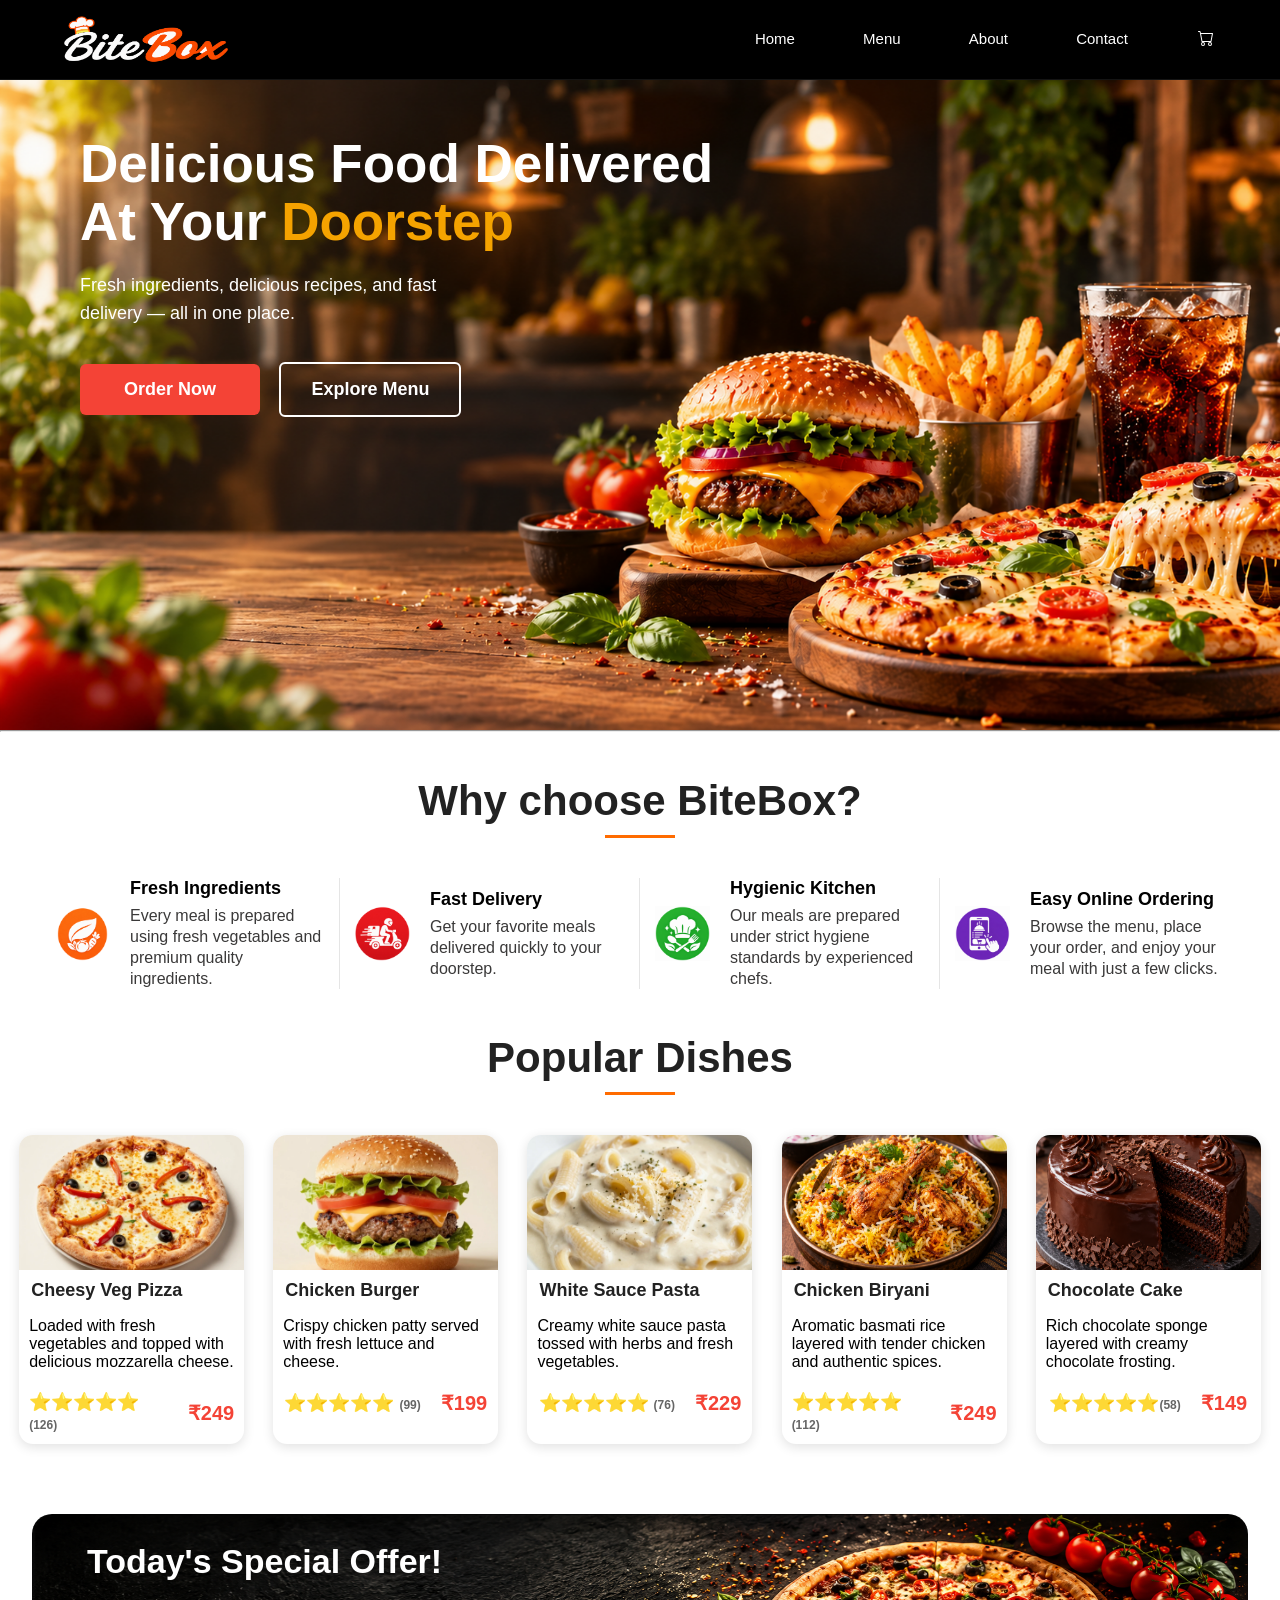
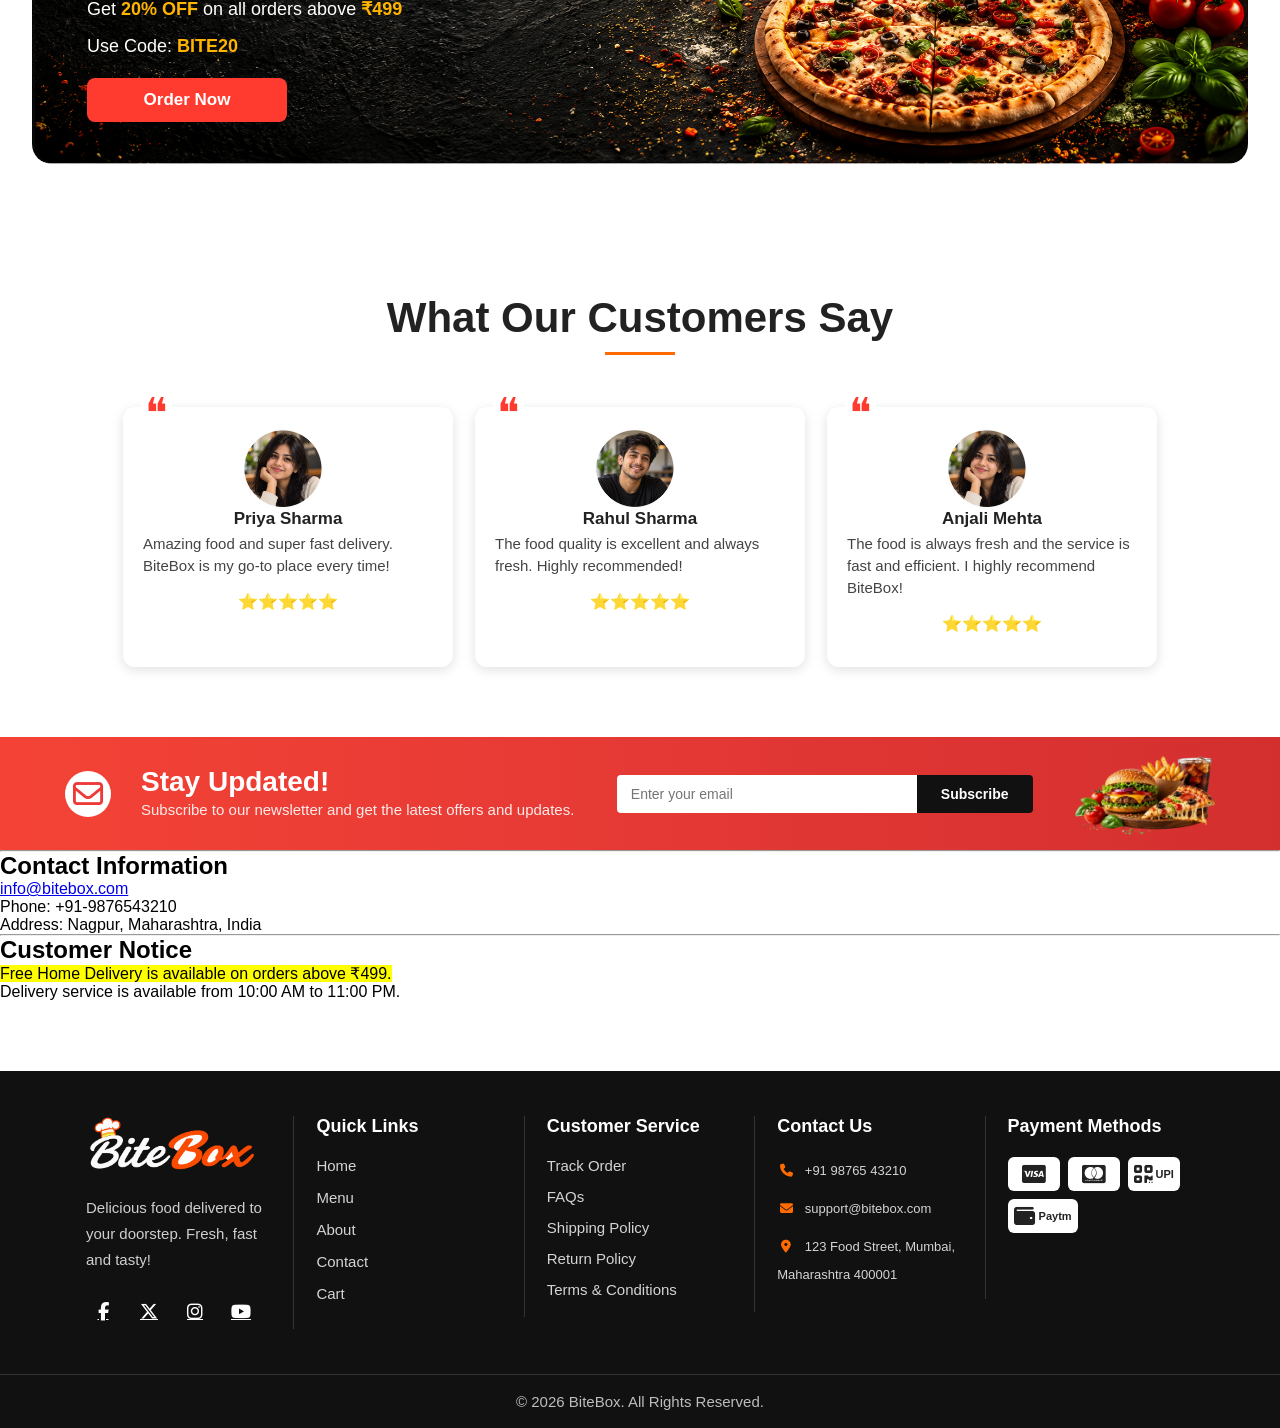
<file: index.html>
<!doctype html>
<html lang="en">
  <head>
    <meta charset="UTF-8" />
    <meta name="viewport" content="width=device-width, initial-scale=1.0" />

    <title>BiteBox</title>
    <link rel="stylesheet" href="./css/styles.css" />
    <link rel="stylesheet" href="./css/index.css" />
    <link rel="preconnect" href="https://fonts.googleapis.com" />
    <link rel="preconnect" href="https://fonts.gstatic.com" crossorigin />
    <link
      href="https://fonts.googleapis.com/css2?family=Great+Vibes&family
    =Montserrat:wght@400;600;700;800&family=Pacifico&family=Poppins:wght@300;
    400;500;600;700&display=swap"
      rel="stylesheet"
    />
    <link
      rel="stylesheet"
      href="https://cdnjs.cloudflare.com/ajax/libs/font-awesome/6.5.1/css/all.min.css"
      integrity="sha512-DTOQO9RWCH3ppGqcWaEA1BIZOC6xxalwEsw9c2QQeAIftl+Vegovlnee1c9QX4TctnWMn13TZye+giMm8e2LwA=="
      crossorigin="anonymous"
      referrerpolicy="no-referrer"
    />
  </head>
  <body>
    <!-- Restaurant Name -->
    <header>
      <img src="./assets/images/logo.png" alt="BiteBox Logo" class="logo" />

      <!-- Navigation Bar -->
      <nav>
        <a href="./index.html">Home</a>
        |
        <a href="./menu.html">Menu</a>
        |
        <a href="./about.html">About</a>
        |
        <a href="./contact.html">Contact</a>
        |
        <a href="./cart.html">
          <svg
            xmlns="http://www.w3.org/2000/svg"
            width="20"
            height="16"
            fill="currentColor"
            class="bi bi-cart"
            viewBox="0 0 16 16"
          >
            <path
              d="M0 1.5A.5.5 0 0 1 .5 1H2a.5.5 0 0 1 .485.379L2.89 3H14.5a.5.5 0 0 1 .491.592l-1.5 8A.5.5 0 0 1 13 12H4a.5.5 0 0 1-.491-.408L2.01 3.607 1.61 2H.5a.5.5 0 0 1-.5-.5M3.102 4l1.313 7h8.17l1.313-7zM5 12a2 2 0 1 0 0 4 2 2 0 0 0 0-4m7 0a2 2 0 1 0 0 4 2 2 0 0 0 0-4m-7 1a1 1 0 1 1 0 2 1 1 0 0 1 0-2m7 0a1 1 0 1 1 0 2 1 1 0 0 1 0-2"
            />
          </svg>
        </a>
      </nav>
    </header>

    <main>
      <section id="home-hero">
        <h1>Delicious Food Delivered At Your <span> Doorstep </span></h1>

        <p>
          Fresh ingredients, delicious recipes, and fast delivery — all in one
          place.
        </p>

        <div class="hero-buttons">
          <a class="order-btn" href="./menu.html">Order Now</a>
          <a class="menu-btn" href="./menu.html">Explore Menu</a>
        </div>
      </section>

      <hr />
      <section id="features">
        <h2>Why choose BiteBox?</h2>
        <article>
          <img src="./assets/icons/fresh.png" alt="Fresh" width="200" />
          <div>
            <h3>Fresh Ingredients</h3>
            <p>
              Every meal is prepared using fresh vegetables and premium quality
              ingredients.
            </p>
          </div>
        </article>
        <article>
          <img src="./assets/icons/fast.png" alt="Fast Delivery" width="150" />
          <div>
            <h3>Fast Delivery</h3>
            <p>Get your favorite meals delivered quickly to your doorstep.</p>
          </div>
        </article>

        <article>
          <img
            src="./assets/icons/hygienic.png"
            alt="Hygienic Kitchen"
            width="200"
          />
          <div>
            <h3>Hygienic Kitchen</h3>
            <p>
              Our meals are prepared under strict hygiene standards by
              experienced chefs.
            </p>
          </div>
        </article>

        <article>
          <img
            src="./assets/icons/easy-online.png"
            alt="Easy Online Ordering"
            width="200"
          />
          <div>
            <h3>Easy Online Ordering</h3>
            <p>
              Browse the menu, place your order, and enjoy your meal with just a
              few clicks.
            </p>
          </div>
        </article>
      </section>

      <!-- Today's Featured Dishes Section -->
      <section id="popular-dishes">
        <h2>Popular Dishes</h2>
        <div class="popular-dishes">
          <article>
            <img
              src="./assets/images/pizza.png"
              alt="Pizza"
              width="250"
              height="180"
            />
            <h3>Cheesy Veg Pizza</h3>
            <div class="details">
              <p>
                Loaded with fresh vegetables and topped with delicious
                mozzarella cheese.
              </p>
              <div class="ratings">
                <p><span>⭐⭐⭐⭐⭐ </span> <small>(126)</small></p>
                <p class="price"><strong> ₹249 </strong></p>
              </div>
            </div>
          </article>
          <article>
            <img
              src="./assets/images/burger.png"
              alt="Chicken Burger"
              width="220"
            />
            <h3>Chicken Burger</h3>
            <div class="details">
              <p>Crispy chicken patty served with fresh lettuce and cheese.</p>
              <div class="ratings">
                <p><span>⭐⭐⭐⭐⭐ </span> <small> (99)</small></p>
                <p class="price"><strong>₹199</strong></p>
              </div>
            </div>
          </article>

          <article>
            <img
              src="./assets/images/pasta.png"
              alt="White Sauce Pasta"
              width="220"
            />
            <h3>White Sauce Pasta</h3>
            <div class="details">
              <p>
                Creamy white sauce pasta tossed with herbs and fresh vegetables.
              </p>
              <div class="ratings">
                <p><span>⭐⭐⭐⭐⭐ </span><small> (76) </small></p>
                <p class="price"><strong>₹229</strong></p>
              </div>
            </div>
          </article>

          <article>
            <img
              src="./assets/images/biryani.png"
              alt="Chicken Biryani"
              width="220"
            />
            <h3>Chicken Biryani</h3>
            <div class="details">
              <p>
                Aromatic basmati rice layered with tender chicken and authentic
                spices.
              </p>
              <div class="ratings">
                <p><span>⭐⭐⭐⭐⭐ </span><small>(112)</small></p>
                <p class="price"><strong>₹249</strong></p>
              </div>
            </div>
          </article>

          <article>
            <img
              src="./assets/images/cake.png"
              alt="Chocolate Cake"
              width="220"
            />
            <h3>Chocolate Cake</h3>
            <div class="details">
              <p>
                Rich chocolate sponge layered with creamy chocolate frosting.
              </p>
              <div class="ratings">
                <p><span>⭐⭐⭐⭐⭐</span><small>(58)</small></p>
                <p class="price"><strong>₹149</strong></p>
              </div>
            </div>
          </article>
        </div>
      </section>

      <!--Todays Special Offers -->
      <section id="offer">
        <div class="offer-content">
          <h2>Today's Special Offer!</h2>
          <p>
            Get <strong>20% OFF</strong> on all orders above
            <strong>₹499</strong>
          </p>
          <p>Use Code: <strong>BITE20</strong></p>
          <a href="menu.html"> Order Now </a>
        </div>
      </section>

      <!--Customer Reviews-->
      <section id="reviews">
        <h2>What Our Customers Say</h2>

        <div id="review-content">
          <article class="customer">
            <img
              src="./assets/images/customer1.png"
              alt="Priya Sharma"
              width="80"
              height="80"
            />
            <h3>Priya Sharma</h3>
            <p>
              Amazing food and super fast delivery. BiteBox is my go-to place
              every time!
            </p>
            <p><span>⭐⭐⭐⭐⭐</span></p>
          </article>
          <article class="customer">
            <img
              src="./assets/images/customer2.png"
              alt="Rahul Sharma"
              width="80"
              height="80"
            />
            <h3>Rahul Sharma</h3>
            <p>
              The food quality is excellent and always fresh. Highly
              recommended!
            </p>
            <p><span>⭐⭐⭐⭐⭐</span></p>
          </article>
          <article class="customer">
            <img
              src="./assets/images/customer3.png"
              alt="Anjali Mehta"
              width="80"
              height="80"
            />
            <h3>Anjali Mehta</h3>
            <p>
              The food is always fresh and the service is fast and efficient. I
              highly recommend BiteBox!
            </p>
            <p><span>⭐⭐⭐⭐⭐</span></p>
          </article>
        </div>
      </section>

      <!-- Newsletter Section -->

      <section id="newsletter">
        <div class="newsletter-content">
          <p>
            <i class="fa-regular fa-envelope fa-2x"></i>
          </p>

          <div>
            <h2>Stay Updated!</h2>
            <p>
              Subscribe to our newsletter and get the latest offers and updates.
            </p>
          </div>
        </div>

        <div class="newsletter-form">
          <input type="email" placeholder="Enter your email" />
          <button>Subscribe</button>
        </div>

        <div class="newsletter-image">
          <img
            src="./assets/images/newsletter-food.png"
            alt="Newsletter Food"
            width="180"
            height="120"
          />
        </div>
      </section>

      <hr />

      <!-- Contact Information -->
      <section>
        <h2>Contact Information</h2>
        <p>
          <a href="mailto:info@bitebox.com">info@bitebox.com</a><br />
          Phone: +91-9876543210<br />
          Address: Nagpur, Maharashtra, India
        </p>
      </section>

      <hr />

      <!-- Customer Notice -->
      <aside>
        <h2>Customer Notice</h2>
        <p>
          <mark>Free Home Delivery is available on orders above ₹499.</mark>
        </p>
        <p>Delivery service is available from 10:00 AM to 11:00 PM.</p>
      </aside>
    </main>

    <!-- Footer -->
    <footer>
      <div class="footer-container">
      <section>
        <img src="./assets/images/logo.png" alt="BiteBox Logo" width="180" />
        <p>Delicious food delivered to your doorstep. Fresh, fast and tasty!</p>
        <div class="footer-socials">
          <a href="#" aria-label="Facebook"><i class="fa-brands fa-facebook-f" aria-hidden="true"></i></a>
          <a href="#" aria-label="X"><i class="fa-brands fa-x-twitter" aria-hidden="true"></i></a>
          <a href="#" aria-label="Instagram"><i class="fa-brands fa-instagram" aria-hidden="true"></i></a>
          <a href="#" aria-label="YouTube"><i class="fa-brands fa-youtube" aria-hidden="true"></i></a>
        </div>
      </section>
      <!-- Quick Links -->
      <section>
        <h3>Quick Links</h3>
        <ul>
          <li><a href="index.html">Home</a></li>
          <li><a href="menu.html">Menu</a></li>
          <li><a href="about.html">About</a></li>
          <li><a href="contact.html">Contact</a></li>
          <li><a href="cart.html">Cart</a></li>
        </ul>
      </section>

      <!-- Customer Service -->
      <section>
        <h3>Customer Service</h3>
        <ul>
          <li>Track Order</li>
          <li>FAQs</li>
          <li>Shipping Policy</li>
          <li>Return Policy</li>
          <li>Terms & Conditions</li>
        </ul>
      </section>

      <!-- Contact Information -->
      <section>
        <h3>Contact Us</h3>
        <p><i class="fa-solid fa-phone" aria-hidden="true"></i> +91 98765 43210</p>
        <p><i class="fa-solid fa-envelope" aria-hidden="true"></i> support@bitebox.com</p>
        <p><i class="fa-solid fa-location-dot" aria-hidden="true"></i> 123 Food Street, Mumbai, Maharashtra 400001</p>
      </section>

      <!-- Payment Methods -->
      <section>
        <h3>Payment Methods</h3>
        <div class="payment-icons">
          <span aria-label="Visa"><i class="fa-brands fa-cc-visa" aria-hidden="true"></i></span>
          <span aria-label="Mastercard"><i class="fa-brands fa-cc-mastercard" aria-hidden="true"></i></span>
          <span aria-label="UPI"><i class="fa-solid fa-qrcode" aria-hidden="true"></i> UPI</span>
          <span aria-label="Paytm"><i class="fa-solid fa-wallet" aria-hidden="true"></i> Paytm</span>
        </div>
      </section>
      </div>
      <p class="footer-copyright">© 2026 BiteBox. All Rights Reserved.</p>
    </footer>
  </body>
</html>
</file>
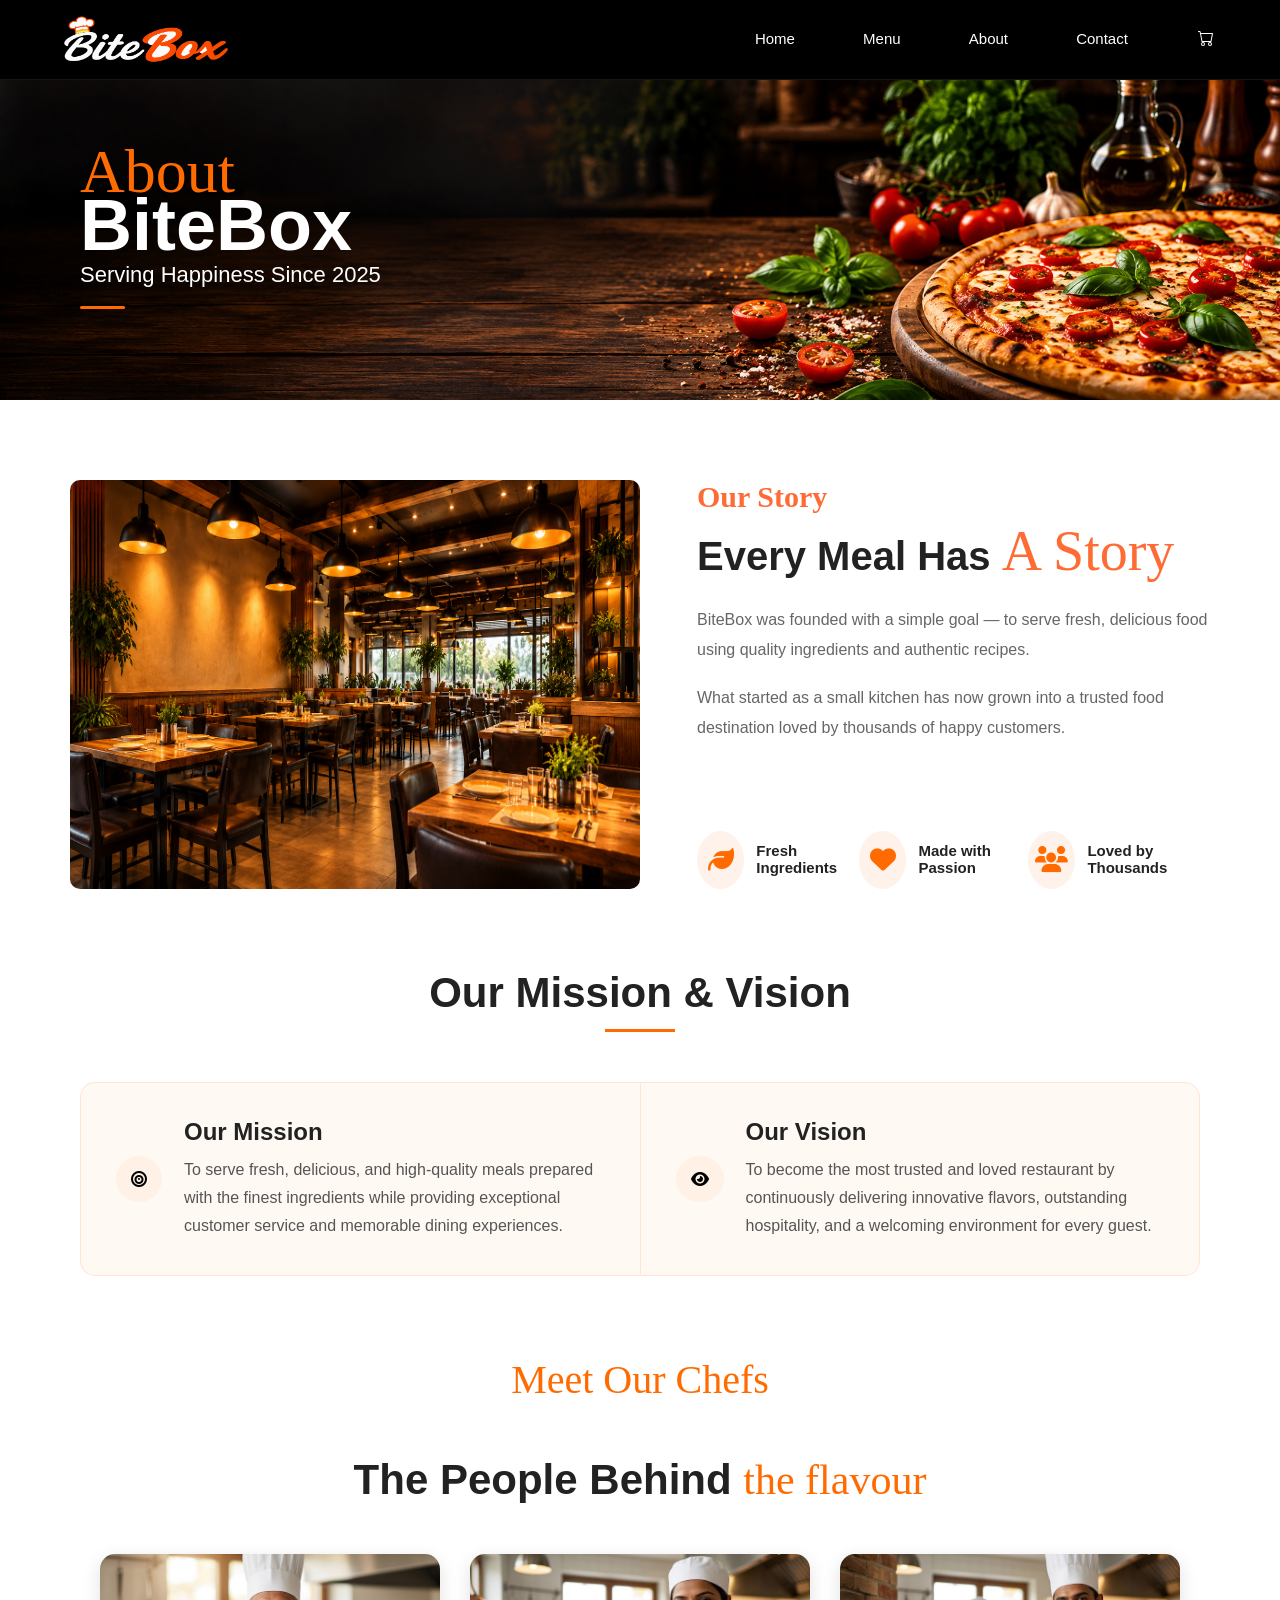
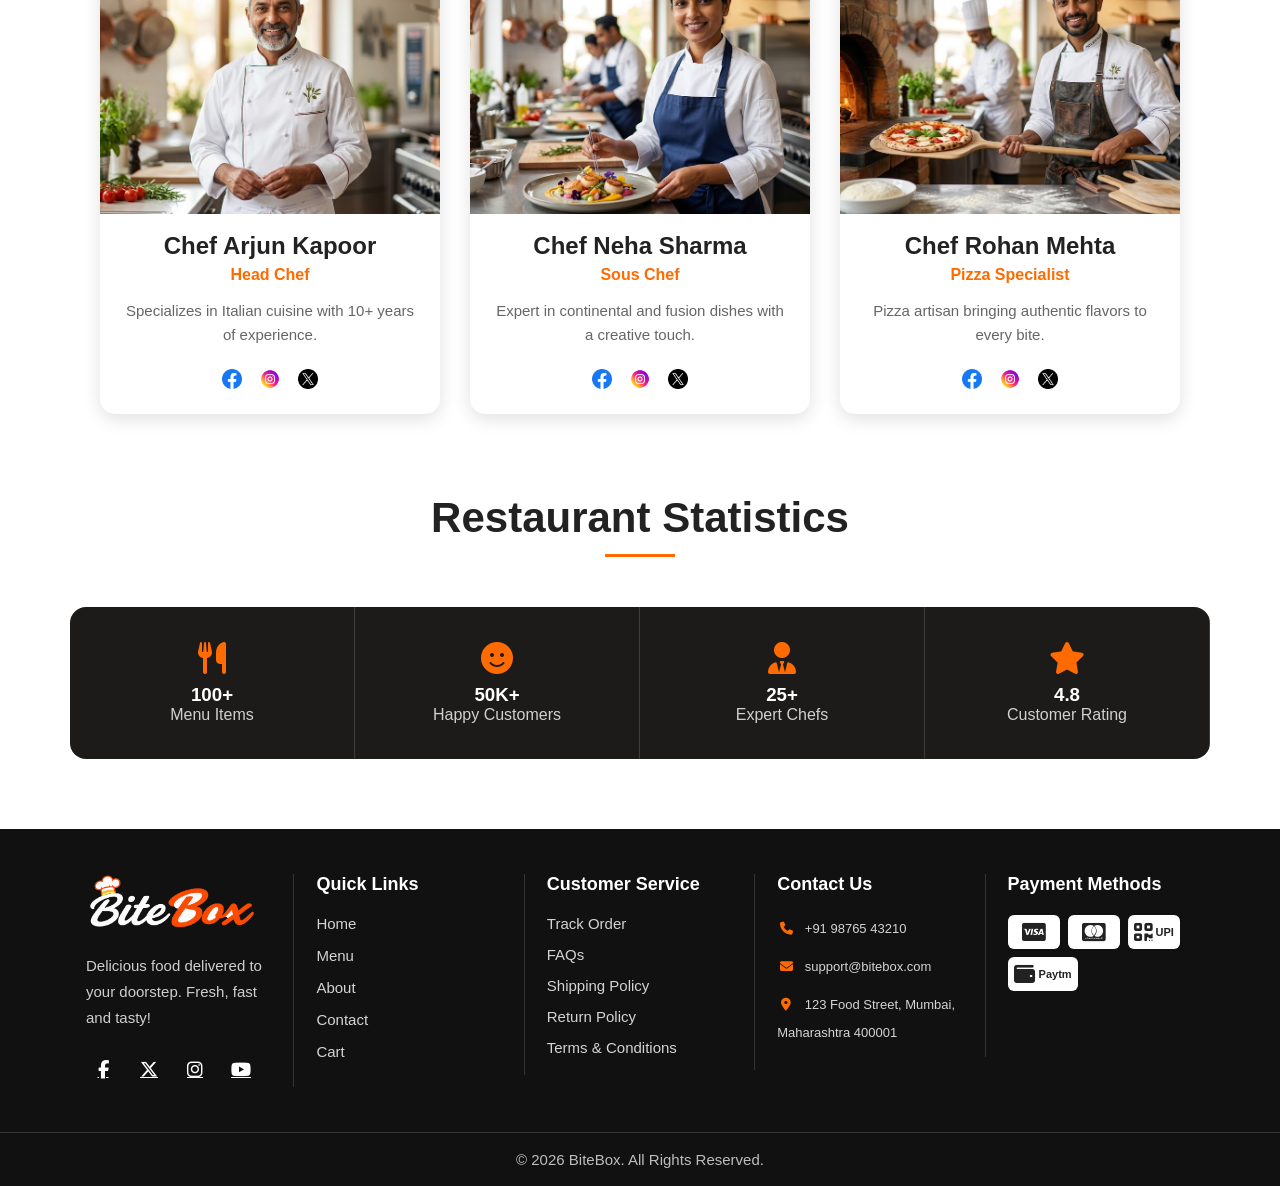
<file: about.html>
<!doctype html>
<html lang="en">
  <head>
    <meta charset="UTF-8" />
    <meta name="viewport" content="width=device-width, initial-scale=1.0" />
    <title>About - BiteBox</title>
    <link rel="stylesheet" href="./css/styles.css" />
    <link rel="stylesheet" href="./css/about.css" />
    <link rel="preconnect" href="https://fonts.googleapis.com" />
    <link rel="preconnect" href="https://fonts.gstatic.com" crossorigin />
    <link
      href="https://fonts.googleapis.com/css2?family=Great+Vibes&family
    =Montserrat:wght@400;600;700;800&family=Pacifico&family=Poppins:wght@300;
    400;500;600;700&display=swap"
      rel="stylesheet"
    />
    <link
      rel="stylesheet"
      href="https://cdnjs.cloudflare.com/ajax/libs/font-awesome/6.5.1/css/all.min.css"
      integrity="sha512-DTOQO9RWCH3ppGqcWaEA1BIZOC6xxalwEsw9c2QQeAIftl+Vegovlnee1c9QX4TctnWMn13TZye+giMm8e2LwA=="
      crossorigin="anonymous"
      referrerpolicy="no-referrer"
    />
  </head>
  <body>
    <!-- Header -->
    <header>
      <img src="./assets/images/logo.png" alt="BiteBox Logo" class="logo" />

      <!-- Navigation Bar -->
      <nav>
        <a href="./index.html">Home</a>
        |
        <a href="./menu.html">Menu</a>
        |
        <a href="./about.html">About</a>
        |
        <a href="./contact.html">Contact</a>
        |
        <a href="./cart.html">
          <svg
            xmlns="http://www.w3.org/2000/svg"
            width="20"
            height="16"
            fill="currentColor"
            class="bi bi-cart"
            viewBox="0 0 16 16"
          >
            <path
              d="M0 1.5A.5.5 0 0 1 .5 1H2a.5.5 0 0 1 .485.379L2.89 3H14.5a.5.5 0 0 1 .491.592l-1.5 8A.5.5 0 0 1 13 12H4a.5.5 0 0 1-.491-.408L2.01 3.607 1.61 2H.5a.5.5 0 0 1-.5-.5M3.102 4l1.313 7h8.17l1.313-7zM5 12a2 2 0 1 0 0 4 2 2 0 0 0 0-4m7 0a2 2 0 1 0 0 4 2 2 0 0 0 0-4m-7 1a1 1 0 1 1 0 2 1 1 0 0 1 0-2m7 0a1 1 0 1 1 0 2 1 1 0 0 1 0-2"
            />
          </svg>
        </a>
      </nav>
    </header>

    <!-- About Hero Section -->
    <section id="about-hero">
      <div class="hero-content">
        <h2><span>About </span><br />BiteBox</h2>
        <p>Serving Happiness Since 2025</p>
        <hr />
      </div>
    </section>

    <!-- Story Section -->
    <section id="story">
      <img src="./assets/images/restarunt2.png" />
      <div id="story-content" class="story-content">
        <div id="story-text">
          <small>Our Story</small>
          <h2>
            Every Meal Has
            <span>A Story</span>
          </h2>
          <p>
            BiteBox was founded with a simple goal — to serve fresh, delicious
            food using quality ingredients and authentic recipes.
          </p>
          <p>
            What started as a small kitchen has now grown into a trusted food
            destination loved by thousands of happy customers.
          </p>
        </div>
        <div class="story-features">
          <article>
            <div class="feature-icon" aria-hidden="true">
              <i class="fa-solid fa-leaf"></i>
            </div>
            <h4>Fresh Ingredients</h4>
          </article>

          <article>
            <div class="feature-icon" aria-hidden="true">
              <i class="fa-solid fa-heart"></i>
            </div>
            <h4>Made with Passion</h4>
          </article>

          <article>
            <div class="feature-icon" aria-hidden="true">
              <i class="fa-solid fa-users"></i>
            </div>
            <h4>Loved by Thousands</h4>
          </article>
        </div>
      </div>
    </section>

    <!-- Mission & Vision -->
    <section id="mission-vision">
      <h2>Our Mission & Vision</h2>
      <div id="mission-vision-content">
        <article>
          <i class="fas fa-bullseye"></i>
          <div>
            <h3>Our Mission</h3>
            <p>
              To serve fresh, delicious, and high-quality meals prepared with
              the finest ingredients while providing exceptional customer
              service and memorable dining experiences.
            </p>
          </div>
        </article>
        <article>
          <i class=" fa-solid fa-eye " ></i>
          <div>
            <h3>Our Vision</h3>
            <p>
              To become the most trusted and loved restaurant by continuously
              delivering innovative flavors, outstanding hospitality, and a
              welcoming environment for every guest.
            </p>
          </div>
        </article>
      </div>
    </section>

    <!-- Chefs -->

    <section id="chefs">
      <h2> <small>Meet Our Chefs</small> <br/> The People Behind <span>the flavour</span></h2>
      <div>
        <article>
          <img src="./assets/images/chef1.png" width="250" />
          <h3>Chef Arjun Kapoor</h3>
          <h4>Head Chef</h4>
          <p>Specializes in Italian cuisine with 10+ years of experience.</p>
          <div class="chef-social">
            <img src="./assets/icons/facebook.png" width="30" />
            <img src="./assets/icons/instagram.png" width="30" />
            <img src="./assets/icons/twitter.png" width="30" />
          </div>
        </article>

        <article>
          <img src="./assets/images/chef2.png" width="250" />
          <h3>Chef Neha Sharma</h3>
          <h4>Sous Chef</h4>
          <p>Expert in continental and fusion dishes with a creative touch.</p>
          <div class="chef-social">
            <img src="./assets/icons/facebook.png" width="30" />
            <img src="./assets/icons/instagram.png" width="30" />
            <img src="./assets/icons/twitter.png" width="30" />
          </div>
        </article>

        <article>
          <img src="assets/images/chef3.png" width="250" />
          <h3>Chef Rohan Mehta</h3>
          <h4>Pizza Specialist</h4>
          <p>Pizza artisan bringing authentic flavors to every bite.</p>

          <div class="chef-social">
            <img src="./assets/icons/facebook.png" width="30" />
            <img src="./assets/icons/instagram.png" width="30" />
            <img src="./assets/icons/twitter.png" width="30" />
          </div>
        </article>
      </div>
    </section>

    <section id="statistics">
      <h2>Restaurant Statistics</h2>
      <div class="stats">
        <article>
          <i class="fas fa-utensils fa-2x"></i>
          <h3>100+</h3>
          <p>Menu Items</p>
        </article>
        <article>
          <i class="fas fa-smile fa-2x "></i>
          <h3>50K+</h3>
          <p>Happy Customers</p>
        </article>
        <article>
          <i class="fas fa-user-tie fa-2x "></i>
          <h3>25+</h3>
          <p>Expert Chefs</p>
        </article>
        <article>
          <i class="fas fa-star fa-2x"></i>
          <h3>4.8</h3>
          <p>Customer Rating</p>
        </article>
      </div>
    </section>

    <!-- Footer -->
    <footer>
      <div class="footer-container">
      <section>
        <img src="./assets/images/logo.png" alt="BiteBox Logo" width="180" />
        <p>Delicious food delivered to your doorstep. Fresh, fast and tasty!</p>
        <div class="footer-socials">
          <a href="#" aria-label="Facebook"><i class="fa-brands fa-facebook-f" aria-hidden="true"></i></a>
          <a href="#" aria-label="X"><i class="fa-brands fa-x-twitter" aria-hidden="true"></i></a>
          <a href="#" aria-label="Instagram"><i class="fa-brands fa-instagram" aria-hidden="true"></i></a>
          <a href="#" aria-label="YouTube"><i class="fa-brands fa-youtube" aria-hidden="true"></i></a>
        </div>
      </section>
      <!-- Quick Links -->
      <section>
        <h3>Quick Links</h3>
        <ul>
          <li><a href="index.html">Home</a></li>
          <li><a href="menu.html">Menu</a></li>
          <li><a href="about.html">About</a></li>
          <li><a href="contact.html">Contact</a></li>
          <li><a href="cart.html">Cart</a></li>
        </ul>
      </section>

      <!-- Customer Service -->
      <section>
        <h3>Customer Service</h3>
        <ul>
          <li>Track Order</li>
          <li>FAQs</li>
          <li>Shipping Policy</li>
          <li>Return Policy</li>
          <li>Terms & Conditions</li>
        </ul>
      </section>

      <!-- Contact Information -->
      <section>
        <h3>Contact Us</h3>
        <p><i class="fa-solid fa-phone" aria-hidden="true"></i> +91 98765 43210</p>
        <p><i class="fa-solid fa-envelope" aria-hidden="true"></i> support@bitebox.com</p>
        <p><i class="fa-solid fa-location-dot" aria-hidden="true"></i> 123 Food Street, Mumbai, Maharashtra 400001</p>
      </section>

      <!-- Payment Methods -->
      <section>
        <h3>Payment Methods</h3>
        <div class="payment-icons">
          <span aria-label="Visa"><i class="fa-brands fa-cc-visa" aria-hidden="true"></i></span>
          <span aria-label="Mastercard"><i class="fa-brands fa-cc-mastercard" aria-hidden="true"></i></span>
          <span aria-label="UPI"><i class="fa-solid fa-qrcode" aria-hidden="true"></i> UPI</span>
          <span aria-label="Paytm"><i class="fa-solid fa-wallet" aria-hidden="true"></i> Paytm</span>
        </div>
      </section>
      </div>
      <p class="footer-copyright">© 2026 BiteBox. All Rights Reserved.</p>
    </footer>
  </body>
</html>
</file>
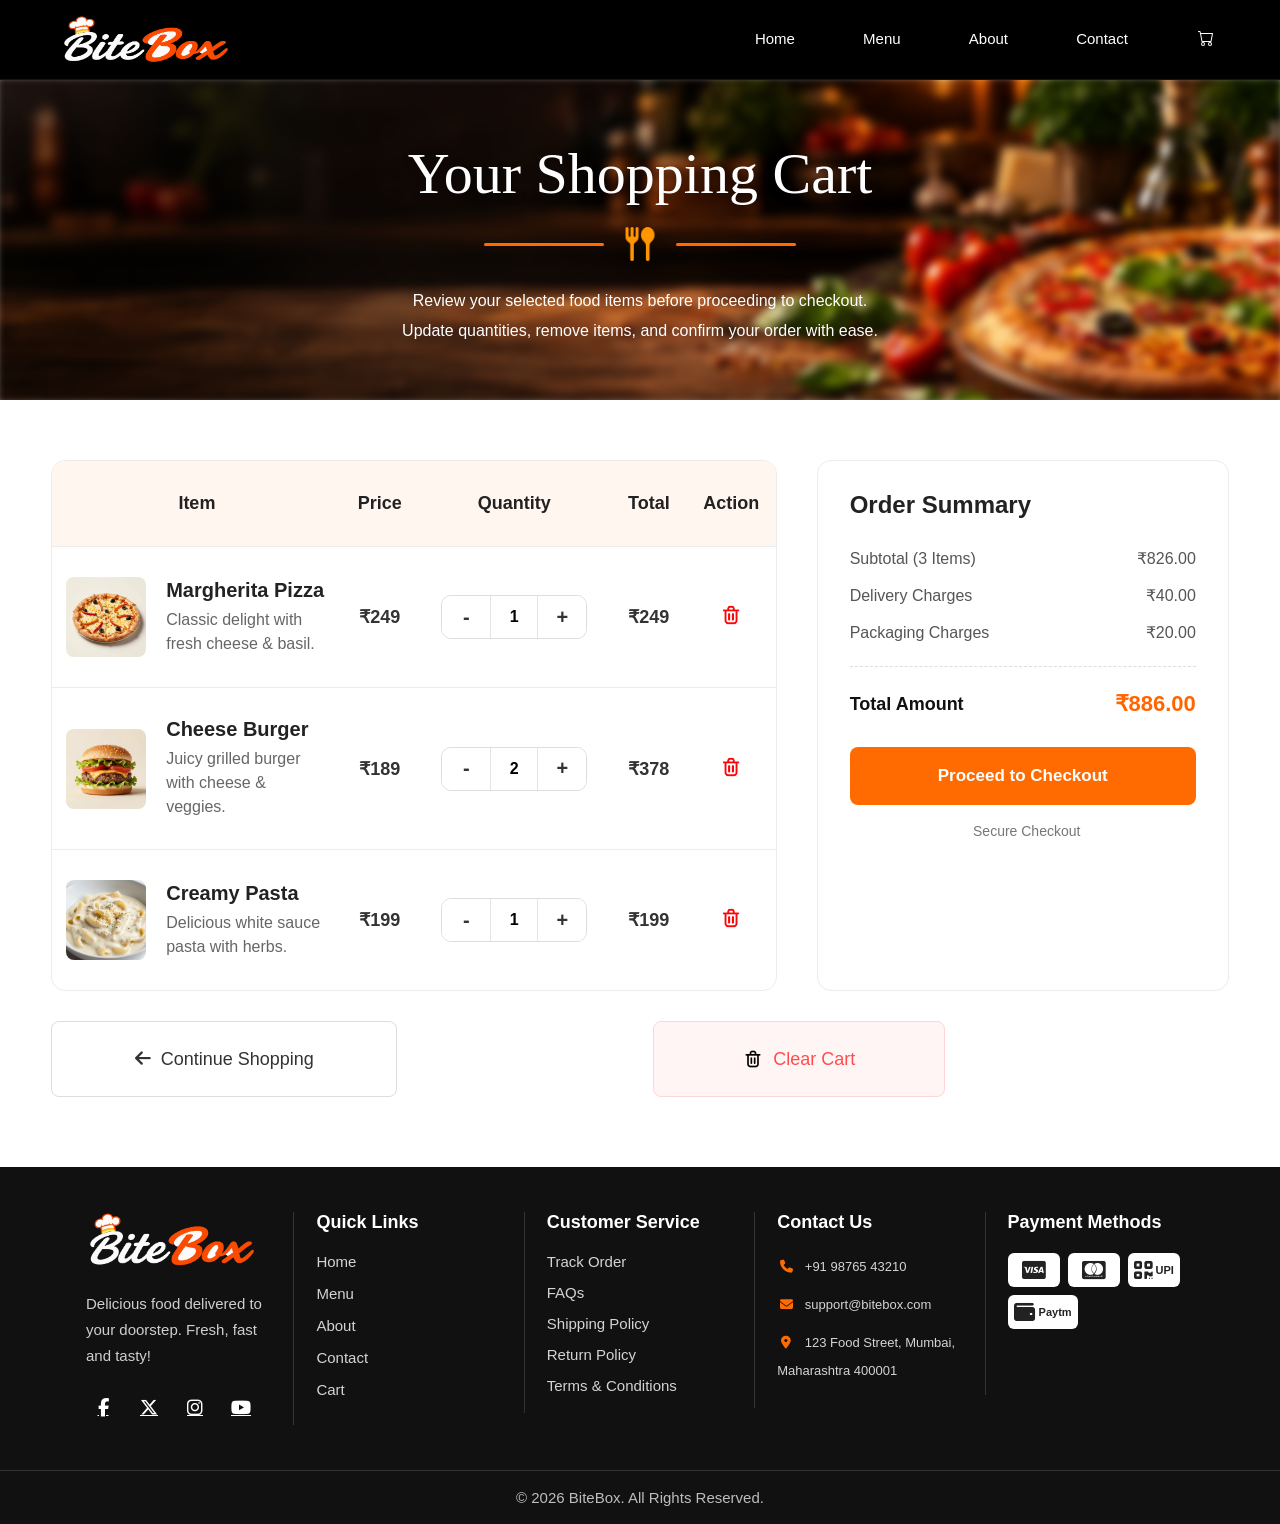
<file: cart.html>
<!doctype html>
<html lang="en">
  <head>
    <meta charset="UTF-8" />
    <meta name="viewport" content="width=device-width, initial-scale=1.0" />
    <title>Cart</title>
    <link rel="stylesheet" href="./css/styles.css" />
    <link rel="stylesheet" href="./css/cart.css" />
    <link rel="preconnect" href="https://fonts.googleapis.com" />
    <link rel="preconnect" href="https://fonts.gstatic.com" crossorigin />
    <link
      href="https://fonts.googleapis.com/css2?family=Great+Vibes&family=Montserrat:wght@400;600;700;800&family=Pacifico&family=Poppins:wght@300;400;500;600;700&display=swap"
      rel="stylesheet"
    />
    <link
      rel="stylesheet"
      href="https://cdnjs.cloudflare.com/ajax/libs/font-awesome/6.5.1/css/all.min.css"
      integrity="sha512-DTOQO9RWCH3ppGqcWaEA1BIZOC6xxalwEsw9c2QQeAIftl+Vegovlnee1c9QX4TctnWMn13TZye+giMm8e2LwA=="
      crossorigin="anonymous"
      referrerpolicy="no-referrer"
    />
  </head>
  <body>
    <header>
      <img src="./assets/images/logo.png" alt="BiteBox Logo" class="logo" />

      <!-- Navigation Bar -->
      <nav>
        <a href="./index.html">Home</a>
        |
        <a href="./menu.html">Menu</a>
        |
        <a href="./about.html">About</a>
        |
        <a href="./contact.html">Contact</a>
        |
        <a href="./cart.html">
          <svg
            xmlns="http://www.w3.org/2000/svg"
            width="20"
            height="16"
            fill="currentColor"
            class="bi bi-cart"
            viewBox="0 0 16 16"
          >
            <path
              d="M0 1.5A.5.5 0 0 1 .5 1H2a.5.5 0 0 1 .485.379L2.89 3H14.5a.5.5 0 0 1 .491.592l-1.5 8A.5.5 0 0 1 13 12H4a.5.5 0 0 1-.491-.408L2.01 3.607 1.61 2H.5a.5.5 0 0 1-.5-.5M3.102 4l1.313 7h8.17l1.313-7zM5 12a2 2 0 1 0 0 4 2 2 0 0 0 0-4m7 0a2 2 0 1 0 0 4 2 2 0 0 0 0-4m-7 1a1 1 0 1 1 0 2 1 1 0 0 1 0-2m7 0a1 1 0 1 1 0 2 1 1 0 0 1 0-2"
            />
          </svg>
        </a>
      </nav>
    </header>

    <section id="cart-hero">
      <h1>Your Shopping Cart</h1>
      <div class="divider">
        <hr />
        <img
          src="./assets/icons/fork-spoon.png"
          width="50px"
          alt="Fork and Spoon"
        />
        <hr />
      </div>
      <p>
        Review your selected food items before proceeding to checkout.
        <br />
        Update quantities, remove items, and confirm your order with ease.
      </p>
    </section>

    <main>
      <div id="cart-details">
        <section id="shopping-cart">
          <table>
            <thead>
              <tr>
                <th>Item</th>
                <th>Price</th>
                <th>Quantity</th>
                <th>Total</th>
                <th>Action</th>
              </tr>
            </thead>

            <tbody>
              <!-- Item 1 -->
              <tr>
                <td>
                  <div class="cart-item">
                    <img
                      src="./assets/images/pizza.png"
                      alt="Margherita Pizza"
                      width="80"
                    />
                    <div>
                      <h3>Margherita Pizza</h3>
                      <p>Classic delight with fresh cheese & basil.</p>
                    </div>
                  </div>
                </td>
                <td>₹249</td>
                <td>
                  <div class="quantity-box">
                    <button
                      type="button"
                      aria-label="Decrease Margherita Pizza quantity"
                    >
                      -
                    </button>
                    <span>1</span>
                    <button
                      type="button"
                      aria-label="Increase Margherita Pizza quantity"
                    >
                      +
                    </button>
                  </div>
                </td>
                <td>₹249</td>
                <td>
                  <a href="#">
                    <img
                      src="./assets/icons/delete.png"
                      alt="Delete Margherita Pizza"
                      width="25"
                    />
                  </a>
                </td>
              </tr>

              <!-- Item 2 -->

              <tr>
                <td>
                  <div class="cart-item">
                    <img
                      src="./assets/images/burger.png"
                      alt="Cheese Burger"
                      width="80"
                    />
                    <div>
                      <h3>Cheese Burger</h3>
                      <p>Juicy grilled burger with cheese &amp; veggies.</p>
                    </div>
                  </div>
                </td>
                <td>₹189</td>
                <td>
                  <div class="quantity-box">
                    <button
                      type="button"
                      aria-label="Decrease Cheese Burger quantity"
                    >
                      -
                    </button>
                    <span>2</span>
                    <button
                      type="button"
                      aria-label="Increase Cheese Burger quantity"
                    >
                      +
                    </button>
                  </div>
                </td>
                <td>₹378</td>
                <td>
                  <a href="#">
                    <img
                      src="./assets/icons/delete.png"
                      alt="Delete Cheese Burger"
                      width="25"
                    />
                  </a>
                </td>
              </tr>
              <!-- Item 3 -->

              <tr>
                <td>
                  <div class="cart-item">
                    <img
                      src="./assets/images/pasta.png"
                      alt="Creamy Pasta"
                      width="80"
                    />
                    <div>
                      <h3>Creamy Pasta</h3>
                      <p>Delicious white sauce pasta with herbs.</p>
                    </div>
                  </div>
                </td>
                <td>₹199</td>
                <td>
                  <div class="quantity-box">
                    <button
                      type="button"
                      aria-label="Decrease Creamy Pasta quantity"
                    >
                      -
                    </button>
                    <span>1</span>
                    <button
                      type="button"
                      aria-label="Increase Creamy Pasta quantity"
                    >
                      +
                    </button>
                  </div>
                </td>
                <td>₹199</td>
                <td>
                  <a href="#">
                    <img
                      src="./assets/icons/delete.png"
                      alt="Delete Creamy Pasta"
                      width="25"
                    />
                  </a>
                </td>
              </tr>
            </tbody>
          </table>
        </section>

        <aside id="order-summary">
          <h2>Order Summary</h2>

          <p><span>Subtotal (3 Items)</span> <span>₹826.00</span></p>

          <p><span>Delivery Charges</span> <span>₹40.00</span></p>

          <p><span>Packaging Charges</span> <span>₹20.00</span></p>

          <hr />
          <h3><span>Total Amount</span> <span>₹886.00</span></h3>

          <button type="button">Proceed to Checkout</button>
          <p><i class="fa-solid fa-shield-check"></i> Secure Checkout</p>
        </aside>
      </div>

      <!-- Cart Action Buttons -->

      <section id="cart-actions">
        <a href="menu.html">
          <i class="fa-solid fa-arrow-left"></i> Continue Shopping
        </a>

        <button type="button">
          <img src="./assets/icons/delete.png" width="18" height="18" /> Clear
          Cart
        </button>
      </section>
    </main>

    <footer>
      <div class="footer-container">
      <section>
        <img src="./assets/images/logo.png" alt="BiteBox Logo" width="180" />
        <p>Delicious food delivered to your doorstep. Fresh, fast and tasty!</p>
        <div class="footer-socials">
          <a href="#" aria-label="Facebook"><i class="fa-brands fa-facebook-f" aria-hidden="true"></i></a>
          <a href="#" aria-label="X"><i class="fa-brands fa-x-twitter" aria-hidden="true"></i></a>
          <a href="#" aria-label="Instagram"><i class="fa-brands fa-instagram" aria-hidden="true"></i></a>
          <a href="#" aria-label="YouTube"><i class="fa-brands fa-youtube" aria-hidden="true"></i></a>
        </div>
      </section>
      <!-- Quick Links -->
      <section>
        <h3>Quick Links</h3>
        <ul>
          <li><a href="index.html">Home</a></li>
          <li><a href="menu.html">Menu</a></li>
          <li><a href="about.html">About</a></li>
          <li><a href="contact.html">Contact</a></li>
          <li><a href="cart.html">Cart</a></li>
        </ul>
      </section>

      <!-- Customer Service -->
      <section>
        <h3>Customer Service</h3>
        <ul>
          <li>Track Order</li>
          <li>FAQs</li>
          <li>Shipping Policy</li>
          <li>Return Policy</li>
          <li>Terms & Conditions</li>
        </ul>
      </section>

      <!-- Contact Information -->
      <section>
        <h3>Contact Us</h3>
        <p><i class="fa-solid fa-phone" aria-hidden="true"></i> +91 98765 43210</p>
        <p><i class="fa-solid fa-envelope" aria-hidden="true"></i> support@bitebox.com</p>
        <p><i class="fa-solid fa-location-dot" aria-hidden="true"></i> 123 Food Street, Mumbai, Maharashtra 400001</p>
      </section>

      <!-- Payment Methods -->
      <section>
        <h3>Payment Methods</h3>
        <div class="payment-icons">
          <span aria-label="Visa"><i class="fa-brands fa-cc-visa" aria-hidden="true"></i></span>
          <span aria-label="Mastercard"><i class="fa-brands fa-cc-mastercard" aria-hidden="true"></i></span>
          <span aria-label="UPI"><i class="fa-solid fa-qrcode" aria-hidden="true"></i> UPI</span>
          <span aria-label="Paytm"><i class="fa-solid fa-wallet" aria-hidden="true"></i> Paytm</span>
        </div>
      </section>
      </div>
      <p class="footer-copyright">© 2026 BiteBox. All Rights Reserved.</p>
    </footer>
  </body>
</html>
</file>
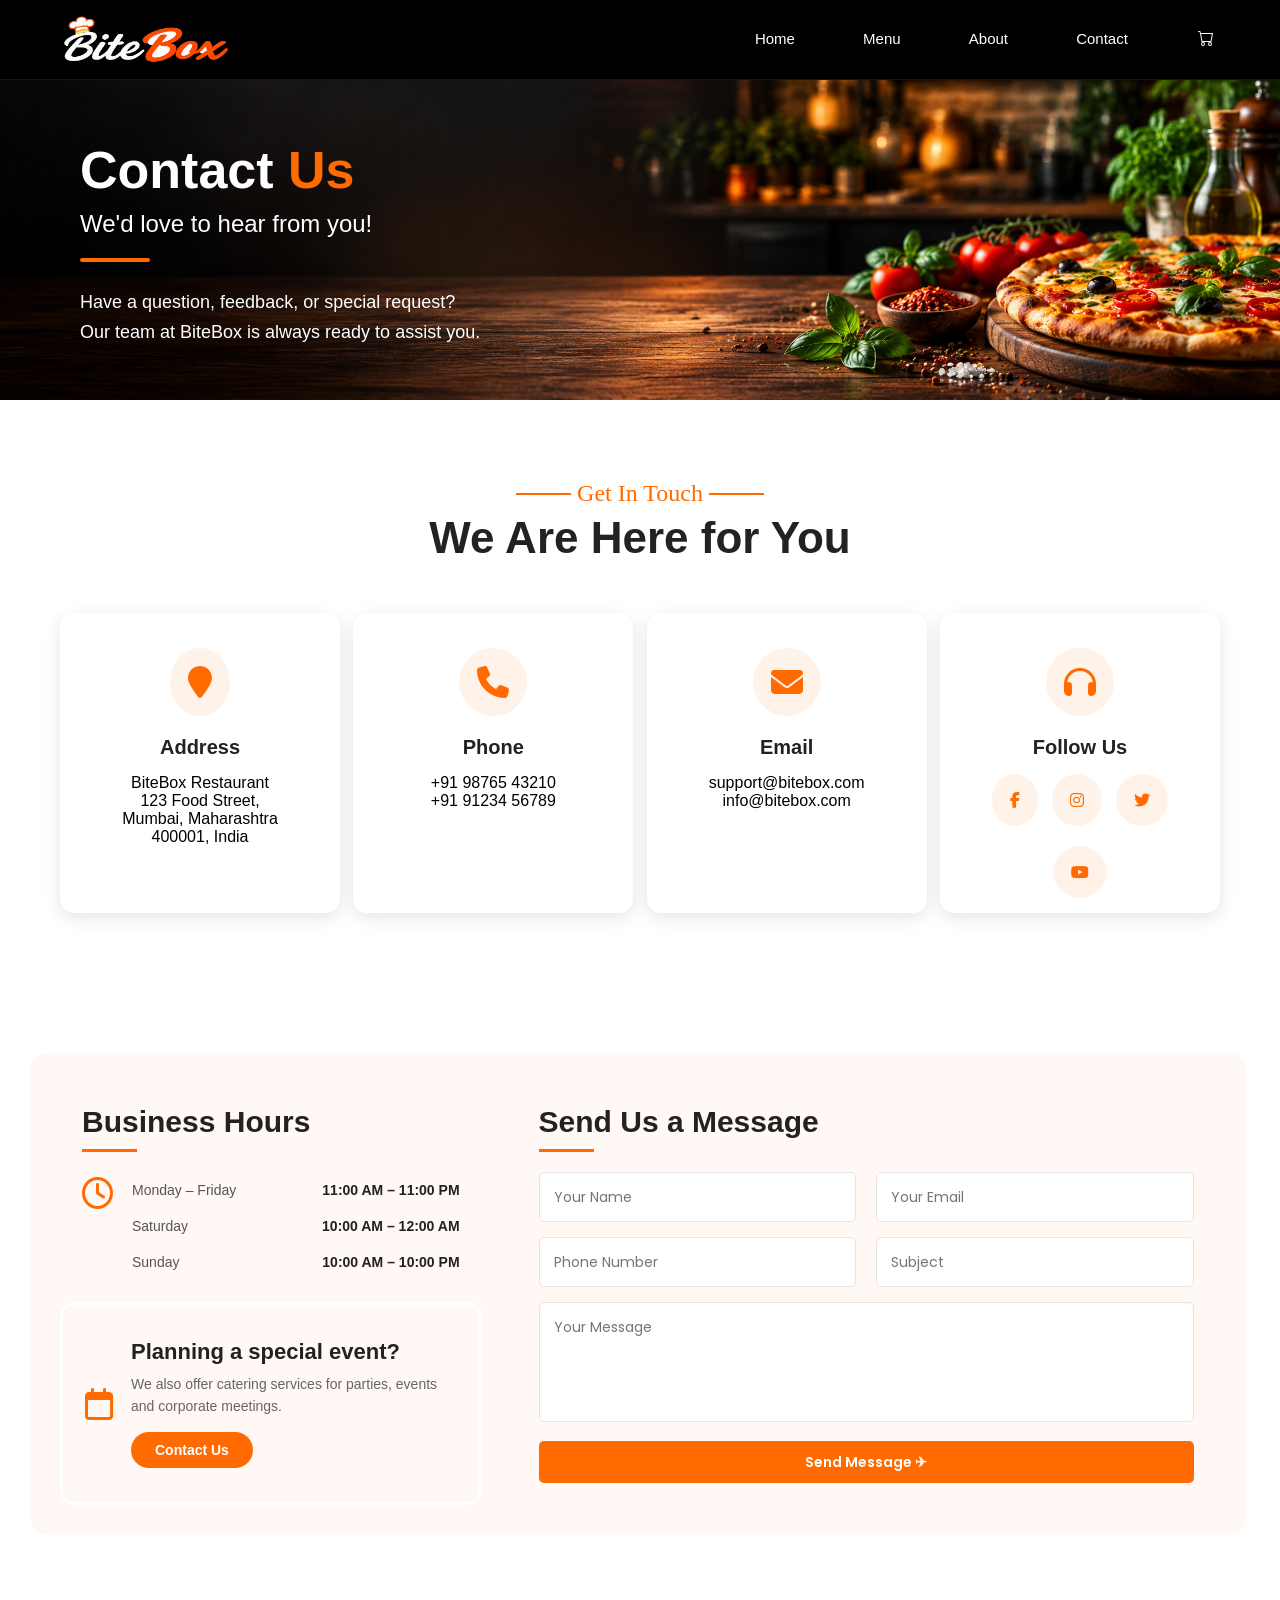
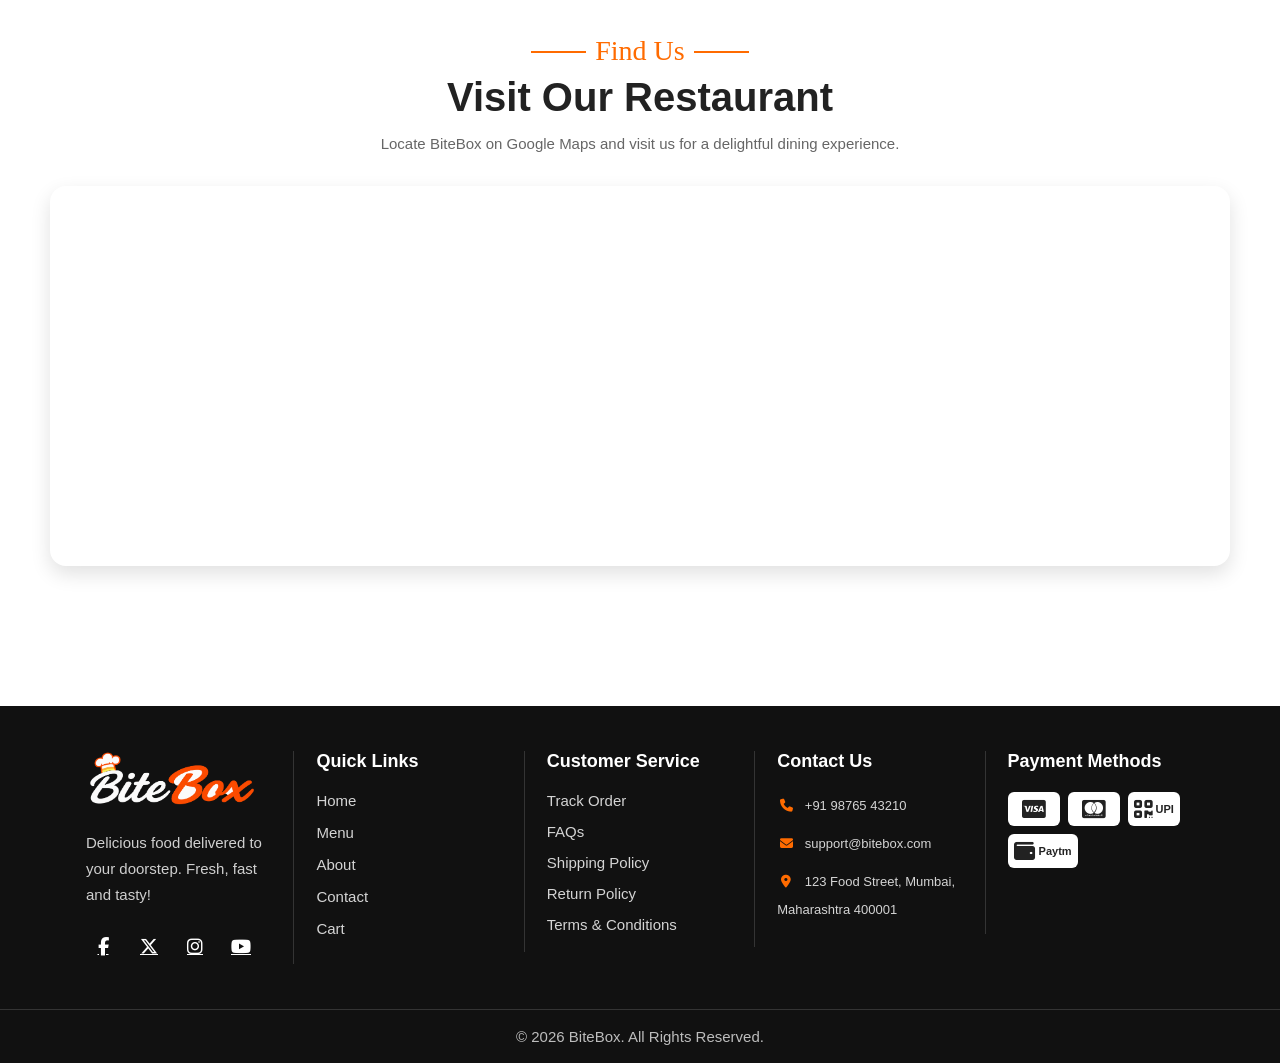
<file: contact.html>
<!doctype html>
<html lang="en">
  <head>
    <meta charset="UTF-8" />
    <meta name="viewport" content="width=device-width, initial-scale=1.0" />
    <title>Contact - BiteBox</title>
    <link rel="stylesheet" href="./css/styles.css" />
    <link rel="stylesheet" href="./css/contact.css" />
    <link rel="preconnect" href="https://fonts.googleapis.com" />
    <link rel="preconnect" href="https://fonts.gstatic.com" crossorigin />
    <link
      href="https://fonts.googleapis.com/css2?family=Great+Vibes&family
    =Montserrat:wght@400;600;700;800&family=Pacifico&family=Poppins:wght@300;
    400;500;600;700&display=swap"
      rel="stylesheet"
    />
    <link
      rel="stylesheet"
      href="https://cdnjs.cloudflare.com/ajax/libs/font-awesome/6.5.1/css/all.min.css"
      integrity="sha512-DTOQO9RWCH3ppGqcWaEA1BIZOC6xxalwEsw9c2QQeAIftl+Vegovlnee1c9QX4TctnWMn13TZye+giMm8e2LwA=="
      crossorigin="anonymous"
      referrerpolicy="no-referrer"
    />
  </head>
  <body>
    <!-- Header -->
    <header>
      <img src="./assets/images/logo.png" alt="BiteBox Logo" class="logo" />

      <!-- Navigation Bar -->
      <nav>
        <a href="./index.html">Home</a>
        |
        <a href="./menu.html">Menu</a>
        |
        <a href="./about.html">About</a>
        |
        <a href="./contact.html">Contact</a>
        |
        <a href="./cart.html">
          <svg
            xmlns="http://www.w3.org/2000/svg"
            width="20"
            height="16"
            fill="currentColor"
            class="bi bi-cart"
            viewBox="0 0 16 16"
          >
            <path
              d="M0 1.5A.5.5 0 0 1 .5 1H2a.5.5 0 0 1 .485.379L2.89 3H14.5a.5.5 0 0 1 .491.592l-1.5 8A.5.5 0 0 1 13 12H4a.5.5 0 0 1-.491-.408L2.01 3.607 1.61 2H.5a.5.5 0 0 1-.5-.5M3.102 4l1.313 7h8.17l1.313-7zM5 12a2 2 0 1 0 0 4 2 2 0 0 0 0-4m7 0a2 2 0 1 0 0 4 2 2 0 0 0 0-4m-7 1a1 1 0 1 1 0 2 1 1 0 0 1 0-2m7 0a1 1 0 1 1 0 2 1 1 0 0 1 0-2"
            />
          </svg>
        </a>
      </nav>
    </header>

    <!-- contact hero -->
    <section id="contact-hero">
      <h2>Contact <span>Us</span></h2>
      <h3>We'd love to hear from you!</h3>
      <hr />
      <p>
        Have a question, feedback, or special request?<br />
        Our team at BiteBox is always ready to assist you.
      </p>
    </section>

    <!-- Contact Information Section -->
    <section id="contact-info">
      <div class="section-title">
        <h4>Get In Touch</h4>
        <h2>We Are Here for You</h2>
      </div>

      <div class="contact-container">
        <!-- Address Card -->
        <article>
          <i class="fa fa-map-marker fa-2x" aria-hidden="true"></i>
          <h3>Address</h3>
          <p>
            BiteBox Restaurant<br />
            123 Food Street,<br />
            Mumbai, Maharashtra<br />
            400001, India
          </p>
        </article>

        <!-- Phone Card -->
        <article>
          <i class="fa fa-phone fa-2x" aria-hidden="true"></i>
          <h3>Phone</h3>
          <p>
            +91 98765 43210<br />
            +91 91234 56789
          </p>
        </article>

        <!-- Email Card -->
        <article>
          <i class="fa fa-envelope fa-2x" aria-hidden="true"></i>
          <h3>Email</h3>
          <p>
            support@bitebox.com<br />
            info@bitebox.com
          </p>
        </article>

        <!-- Social Media Card -->
        <article>
          <i class="fa-solid fa-headphones fa-2x" aria-hidden="true"></i>
          <h3>Follow Us</h3>
          <a href="#">
            <i class="fa-brands fa-facebook-f" aria-hidden="true"></i>
          </a>
          <a href="#">
            <i class="fa-brands fa-instagram" aria-hidden="true"></i>
          </a>
          <a href="#">
            <i class="fa-brands fa-twitter" aria-hidden="true"></i>
          </a>
          <a href="#">
            <i class="fa-brands fa-youtube" aria-hidden="true"></i>
          </a>
        </article>
      </div>
    </section>

    <!--================ Contact Details Section ================-->
    <section id="contact-details">
      <!-- Left Column -->
      <div class="left-column">
        <!-- Business Hours -->
        <div class="business-card">
          <h2>Business Hours</h2>
          <hr />
          <div class="business-content">
            <i class="fa-regular fa-clock fa-2x" aria-hidden="true"></i>
            <table>
              <tr>
                <td>Monday – Friday</td>
                <td>11:00 AM – 11:00 PM</td>
              </tr>

              <tr>
                <td>Saturday</td>
                <td>10:00 AM – 12:00 AM</td>
              </tr>

              <tr>
                <td>Sunday</td>
                <td>10:00 AM – 10:00 PM</td>
              </tr>
            </table>
          </div>
        </div>
        <!-- Event Card -->
        <div class="event-card">
          <i class="fa-regular fa-calendar fa-2x" arial-hidden="true"></i>
          <div>
            <h3>Planning a special event?</h3>
            <p>
              We also offer catering services for parties, events and corporate
              meetings.
            </p>
            <a href="#">Contact Us</a>
          </div>
        </div>
      </div>

      <!-- Right Column -->
      <div class="right-column">
        <h2>Send Us a Message</h2>
        <hr />
        <form>
          <div class="form-row">
            <input type="text" placeholder="Your Name" />
            <input type="email" placeholder="Your Email" />
          </div>

          <div class="form-row">
            <input type="tel" placeholder="Phone Number" />
            <input type="text" placeholder="Subject" />
          </div>
          <textarea placeholder="Your Message"></textarea>
          <button>Send Message ✈</button>
        </form>
      </div>
    </section>

    <!-- Customer Registration and order form
    <h2>Customer Registration and order form</h2>
    <form action="" method="post">
      <h3>Customer Information</h3>
      <label for="fullname">Full Name</label>
      <br />
      <input type="text" id="fullname" name="fullname" />
      <br />
      <br />

      <label for="email">Email</label>
      <br />
      <input type="email" id="email" name="email" />
      <br />
      <br />

      <label for="password">Password</label>
      <br />
      <input type="password" id="password" name="password" />
      <br />
      <br />

      <label for="phone">Phone Number</label>
      <br />
      <input type="tel" id="phone" name="phone" />
      <br />
      <br />

      <h3>Order Information</h3>
      <label for="quantity">Quantity</label>
      <br />
      <input type="number" id="quantity" name="quantity" />
      <br />
      <br />

      <label for="deliveryDate">Delivery Date</label>
      <br />
      <input type="date" id="deliveryDate" name="deliveryDate" />
      <br />
      <br />

      <label for="foodItem">Select Food Item</label>
      <br />
      <select name="foodItem" id="foodItem">
        <option value="pizza">Pizza</option>
        <option value="burger">Burger</option>
        <option value="pasta">Pasta</option>
        <option value="salad">Salad</option>
        <option value="dessert">Dessert</option>
      </select>
      <br />
      <br />

      <h3>Payment Method</h3>
      <input type="radio" id="cash" name="paymentMethod" value="cash" />
      <label for="cash">Cash</label>
      <br />
      <input type="radio" id="card" name="paymentMethod" value="card" />
      <label for="card">Card</label>
      <br />
      <input type="radio" id="upi" name="paymentMethod" value="upi" />
      <label for="upi">UPI</label>
      <br />
      <br />

      <h3>Extras (Optional)</h3>
      <input type="checkbox" id="extraCheese" name="extraCheese" />
      <label for="extraCheese">Extra Cheese</label>
      <br />
      <input type="checkbox" id="extraColdDrink" name="extraColdDrink" />
      <label for="extraColdDrink">Extra Cold Drink</label>
      <br />
      <input type="checkbox" id="extraDesserts" name="extraDesserts" />
      <label for="extraDesserts">Extra Desserts</label>
      <br />

      <h3>Delivery Instructions</h3>
      <label for="deliveryAdress">Delivery Address</label>
      <br />
      <textarea
        id="deliveryAdress"
        name="deliveryAdress"
        rows="4"
        cols="50"
      ></textarea>
      <br />
      <br />

      <input type="submit" value="Place Order" />
      <input type="reset" value="Clear Form" />
    </form> -->

    <section id="google-map">
      <div class="section-title">
        <h4>Find Us</h4>
        <h2>Visit Our Restaurant</h2>
        <p>
          Locate BiteBox on Google Maps and visit us for a delightful dining
          experience.
        </p>
      </div>

      <iframe
        src="//www.google.com/maps/embed?pb=!1m18!1m12!1m3!1d3212.5540136002505!2d79.05765217525972!3d21.139280080537766!2m3!1f0!2f0!3f0!3m2!1i1024!2i768!4f13.1!3m3!1m2!1s0x3bd4c118ac996d9b%3A0xd33ed51d832c06b7!2sItvedant%20-%20Nagpur!5e1!3m2!1sen!2sin!4v1791539934911!5m2!1sen!2sin"
        width="100%"
        height="450"
        loading="lazy"    
      >
      </iframe>
    </section>

    <!-- Footer -->
    <footer>
      <div class="footer-container">
      <section>
        <img src="./assets/images/logo.png" alt="BiteBox Logo" width="180" />
        <p>Delicious food delivered to your doorstep. Fresh, fast and tasty!</p>
        <div class="footer-socials">
          <a href="#" aria-label="Facebook"><i class="fa-brands fa-facebook-f" aria-hidden="true"></i></a>
          <a href="#" aria-label="X"><i class="fa-brands fa-x-twitter" aria-hidden="true"></i></a>
          <a href="#" aria-label="Instagram"><i class="fa-brands fa-instagram" aria-hidden="true"></i></a>
          <a href="#" aria-label="YouTube"><i class="fa-brands fa-youtube" aria-hidden="true"></i></a>
        </div>
      </section>
      <!-- Quick Links -->
      <section>
        <h3>Quick Links</h3>
        <ul>
          <li><a href="index.html">Home</a></li>
          <li><a href="menu.html">Menu</a></li>
          <li><a href="about.html">About</a></li>
          <li><a href="contact.html">Contact</a></li>
          <li><a href="cart.html">Cart</a></li>
        </ul>
      </section>

      <!-- Customer Service -->
      <section>
        <h3>Customer Service</h3>
        <ul>
          <li>Track Order</li>
          <li>FAQs</li>
          <li>Shipping Policy</li>
          <li>Return Policy</li>
          <li>Terms & Conditions</li>
        </ul>
      </section>

      <!-- Contact Information -->
      <section>
        <h3>Contact Us</h3>
        <p><i class="fa-solid fa-phone" aria-hidden="true"></i> +91 98765 43210</p>
        <p><i class="fa-solid fa-envelope" aria-hidden="true"></i> support@bitebox.com</p>
        <p><i class="fa-solid fa-location-dot" aria-hidden="true"></i> 123 Food Street, Mumbai, Maharashtra 400001</p>
      </section>

      <!-- Payment Methods -->
      <section>
        <h3>Payment Methods</h3>
        <div class="payment-icons">
          <span aria-label="Visa"><i class="fa-brands fa-cc-visa" aria-hidden="true"></i></span>
          <span aria-label="Mastercard"><i class="fa-brands fa-cc-mastercard" aria-hidden="true"></i></span>
          <span aria-label="UPI"><i class="fa-solid fa-qrcode" aria-hidden="true"></i> UPI</span>
          <span aria-label="Paytm"><i class="fa-solid fa-wallet" aria-hidden="true"></i> Paytm</span>
        </div>
      </section>
      </div>
      <p class="footer-copyright">© 2026 BiteBox. All Rights Reserved.</p>
    </footer>
  </body>
</html>
</file>
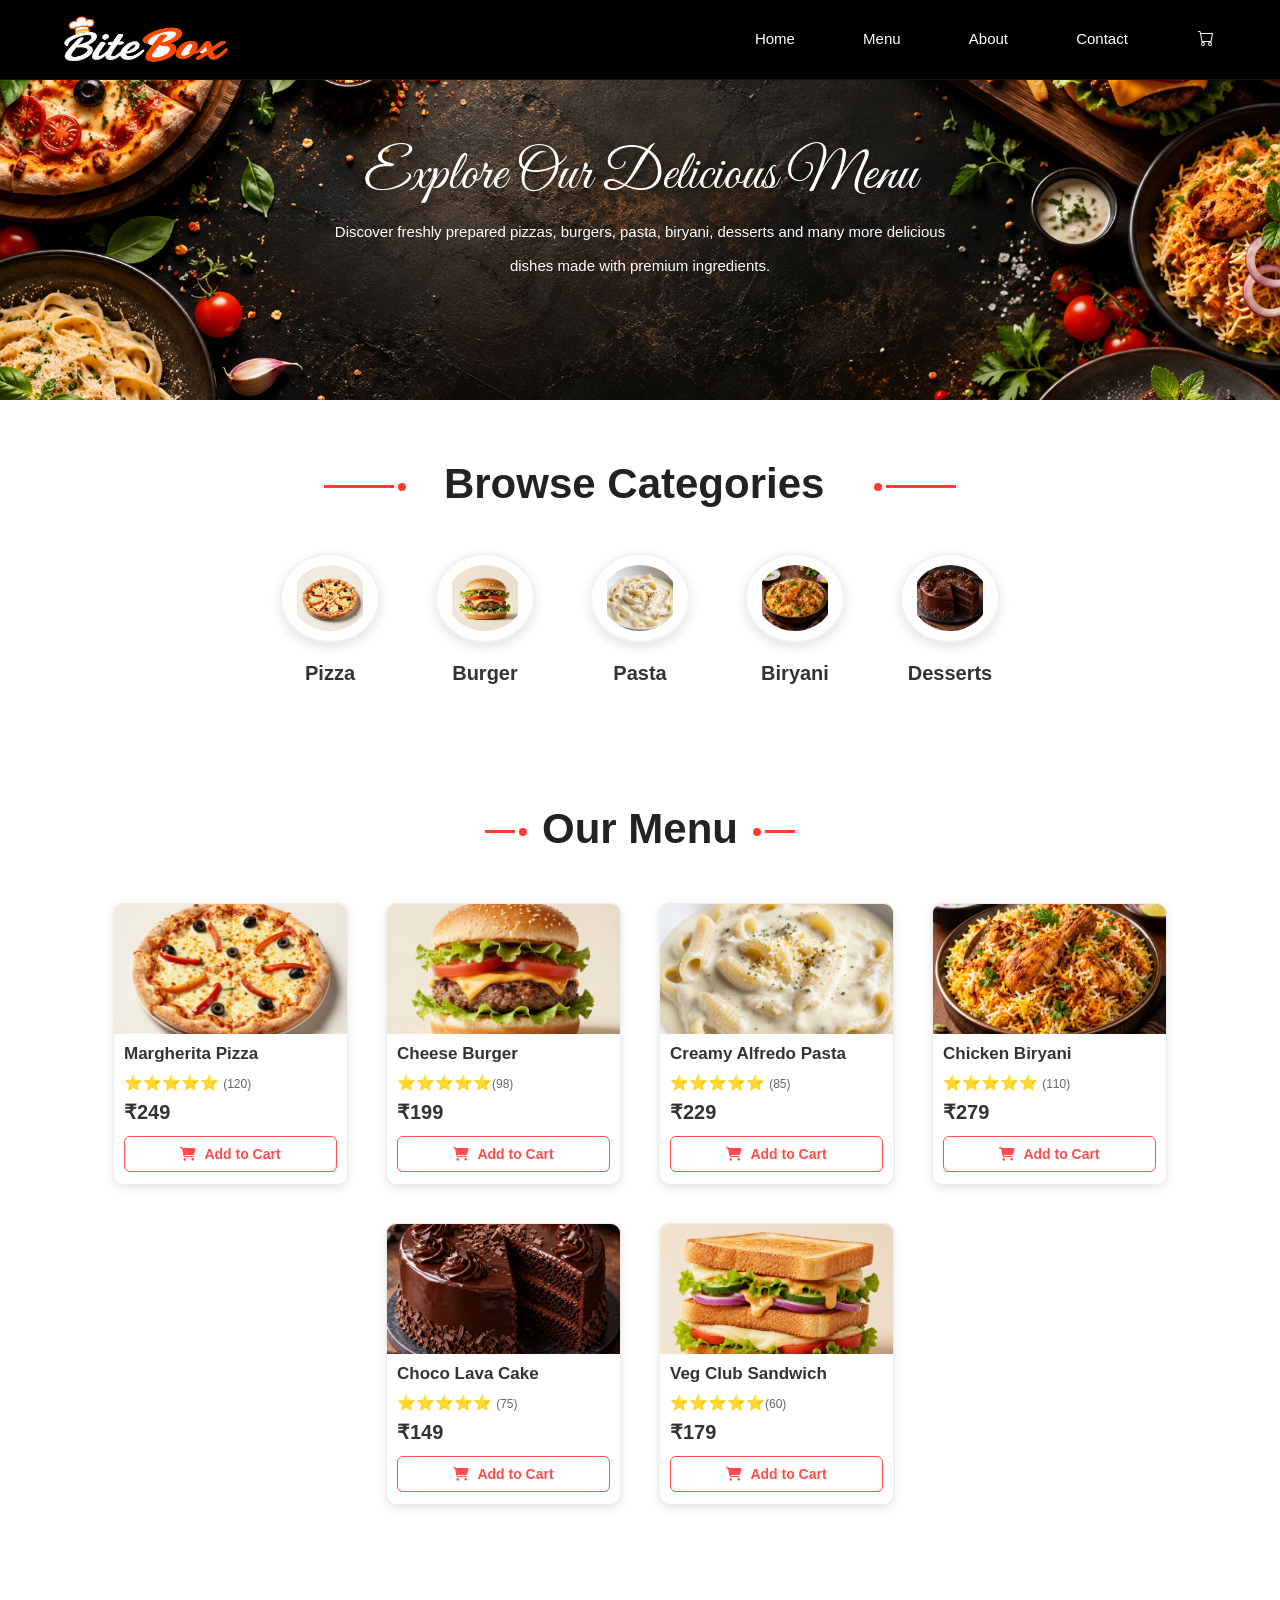
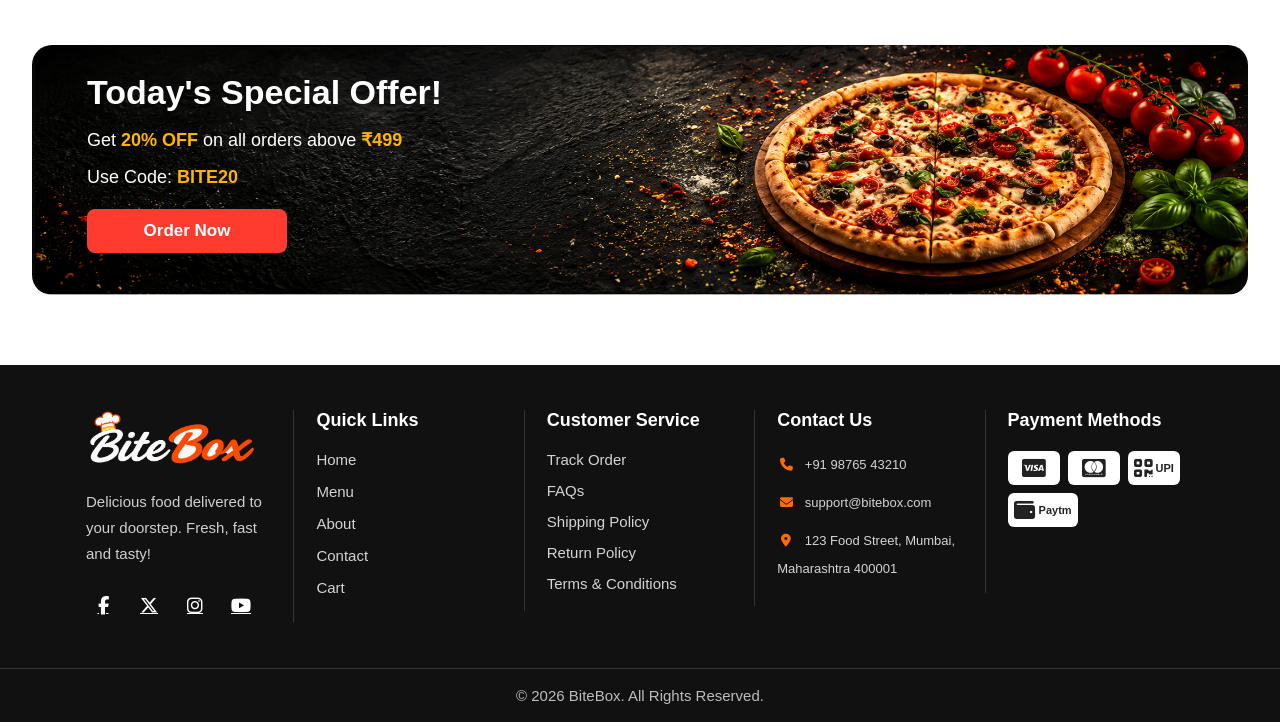
<file: menu.html>
<!doctype html>
<html lang="en">
  <head>
    <meta charset="UTF-8" />
    <meta name="viewport" content="width=device-width, initial-scale=1.0" />
    <title>Menu - BiteBox</title>
    <link rel="stylesheet" href="./css/styles.css" />
    <link rel="stylesheet" href="./css/menu.css" />
    <link rel="preconnect" href="https://fonts.googleapis.com" />
    <link rel="preconnect" href="https://fonts.gstatic.com" crossorigin />
    <link
      href="https://fonts.googleapis.com/css2?family=Great+Vibes&family
    =Montserrat:wght@400;600;700;800&family=Pacifico&family=Poppins:wght@300;
    400;500;600;700&display=swap"
      rel="stylesheet"
    />
    <link
      rel="stylesheet"
      href="https://cdnjs.cloudflare.com/ajax/libs/font-awesome/6.5.1/css/all.min.css"
      integrity="sha512-DTOQO9RWCH3ppGqcWaEA1BIZOC6xxalwEsw9c2QQeAIftl+Vegovlnee1c9QX4TctnWMn13TZye+giMm8e2LwA=="
      crossorigin="anonymous"
      referrerpolicy="no-referrer"
    />
  </head>
  <body>
    <!-- Header -->
    <header>
      <img src="./assets/images/logo.png" alt="BiteBox Logo" class="logo" />

      <!-- Navigation Bar -->
      <nav>
        <a href="./index.html">Home</a>
        |
        <a href="./menu.html">Menu</a>
        |
        <a href="./about.html">About</a>
        |
        <a href="./contact.html">Contact</a>
        |
        <a href="./cart.html">
          <svg
            xmlns="http://www.w3.org/2000/svg"
            width="20"
            height="16"
            fill="currentColor"
            class="bi bi-cart"
            viewBox="0 0 16 16"
          >
            <path
              d="M0 1.5A.5.5 0 0 1 .5 1H2a.5.5 0 0 1 .485.379L2.89 3H14.5a.5.5 0 0 1 .491.592l-1.5 8A.5.5 0 0 1 13 12H4a.5.5 0 0 1-.491-.408L2.01 3.607 1.61 2H.5a.5.5 0 0 1-.5-.5M3.102 4l1.313 7h8.17l1.313-7zM5 12a2 2 0 1 0 0 4 2 2 0 0 0 0-4m7 0a2 2 0 1 0 0 4 2 2 0 0 0 0-4m-7 1a1 1 0 1 1 0 2 1 1 0 0 1 0-2m7 0a1 1 0 1 1 0 2 1 1 0 0 1 0-2"
            />
          </svg>
        </a>
      </nav>
    </header>

    <!--Menu hero section-->
    <section id="menu-hero">
      <h1>Explore Our Delicious Menu</h1>

      <p>
        Discover freshly prepared pizzas, burgers, pasta, biryani, desserts and
        many more delicious dishes made with premium ingredients.
      </p>
    </section>

    <!-- Browse Categories -->
    <section id="categories">
      <h2> <span></span>Browse Categories <span></span></h2>
      <div>
        <article>
          <img
            src="./assets/images/pizza.png"
            alt="Pizza"
            width="120"
            height="120"
          />
          <h3>Pizza</h3>
        </article>

        <article>
          <img
            src="./assets/images/burger.png"
            alt="Burger"
            width="120"
            height="120"
          />
          <h3>Burger</h3>
        </article>
        <article>
          <img src="./assets/images/pasta.png" width="120" height="120" />
          <h3>Pasta</h3>
        </article>

        <article>
          <img src="./assets/images/biryani.png" width="120" height="120" />
          <h3>Biryani</h3>
        </article>

        <article>
          <img
            src="./assets/images/cake.png"
            alt="Desserts"
            width="120"
            height="120"
          />
          <h3>Desserts</h3>
        </article>
      </div>
    </section>

    <!-- Menu Items -->
    <section id="menu-items">
      <h2><span></span> Our Menu <span></span> </h2>
      <div>
        <!-- Menu Item 1 -->
        <article>
          <img src="./assets/images/pizza.png" width="220" />
          <h3>Margherita Pizza</h3>
          <p class="rating">⭐⭐⭐⭐⭐ <small>(120)</small></p>
          <p class="price"><strong>₹249</strong></p>
          <button><i class="fa-solid fa-cart-shopping" aria-hidden="true"></i> Add to Cart</button>
        </article>

        <!-- Menu Item 2 -->
        <article>
          <img src="./assets/images/burger.png" width="220" />
          <h3>Cheese Burger</h3>
          <p class="rating">⭐⭐⭐⭐⭐<small>(98)</small></p>
          <p class="price"><strong> ₹199 </strong></p>
          <button><i class="fa-solid fa-cart-shopping" aria-hidden="true"></i> Add to Cart</button>
        </article>

        <!-- Menu Item 3 -->
        <article>
          <img src="./assets/images/pasta.png" width="220" />
          <h3>Creamy Alfredo Pasta</h3>
          <p class="rating">⭐⭐⭐⭐⭐ <small> (85) </small></p>
          <p class="price"><strong>₹229</strong></p>
          <button><i class="fa-solid fa-cart-shopping" aria-hidden="true"></i> Add to Cart</button>
        </article>

        <!-- Menu Item 4 -->
        <article>
          <img src="./assets/images/biryani.png" width="220" />
          <h3>Chicken Biryani</h3>
          <p class="rating">⭐⭐⭐⭐⭐ <small>(110)</small></p>
          <p class="price"><strong>₹279</strong></p>
          <button><i class="fa-solid fa-cart-shopping" aria-hidden="true"></i> Add to Cart</button>
        </article>

        <!-- Menu Item 5 -->
        <article>
          <img src="./assets/images/cake.png" width="220" />
          <h3>Choco Lava Cake</h3>
          <p class="rating">⭐⭐⭐⭐⭐ <small>(75)</small></p>
          <p class="price"><strong>₹149</strong></p>
          <button><i class="fa-solid fa-cart-shopping" aria-hidden="true"></i> Add to Cart</button>
        </article>

        <!-- Menu Item 6 -->
        <article>
          <img src="./assets/images/sandwich.png" width="220" />
          <h3>Veg Club Sandwich</h3>
          <p class="rating">⭐⭐⭐⭐⭐<small>(60)</small></p>
          <p class="price"><strong>₹179</strong></p>
          <button><i class="fa-solid fa-cart-shopping" aria-hidden="true"></i> Add to Cart</button>
        </article>
      </div>
    </section>

    <!-- Offer -->

    <section id="offer">
      <div class="offer-content">
        <h2>Today's Special Offer!</h2>
        <p>
          Get <strong>20% OFF</strong> on all orders above
          <strong>₹499</strong>
        </p>
        <p>Use Code: <strong>BITE20</strong></p>
        <a href="menu.html"> Order Now </a>
      </div>
    </section>

    <!-- Footer -->
    <footer>
      <div class="footer-container">
      <section>
        <img src="./assets/images/logo.png" alt="BiteBox Logo" width="180" />
        <p>Delicious food delivered to your doorstep. Fresh, fast and tasty!</p>
        <div class="footer-socials">
          <a href="#" aria-label="Facebook"><i class="fa-brands fa-facebook-f" aria-hidden="true"></i></a>
          <a href="#" aria-label="X"><i class="fa-brands fa-x-twitter" aria-hidden="true"></i></a>
          <a href="#" aria-label="Instagram"><i class="fa-brands fa-instagram" aria-hidden="true"></i></a>
          <a href="#" aria-label="YouTube"><i class="fa-brands fa-youtube" aria-hidden="true"></i></a>
        </div>
      </section>
      <!-- Quick Links -->
      <section>
        <h3>Quick Links</h3>
        <ul>
          <li><a href="index.html">Home</a></li>
          <li><a href="menu.html">Menu</a></li>
          <li><a href="about.html">About</a></li>
          <li><a href="contact.html">Contact</a></li>
          <li><a href="cart.html">Cart</a></li>
        </ul>
      </section>

      <!-- Customer Service -->
      <section>
        <h3>Customer Service</h3>
        <ul>
          <li>Track Order</li>
          <li>FAQs</li>
          <li>Shipping Policy</li>
          <li>Return Policy</li>
          <li>Terms & Conditions</li>
        </ul>
      </section>

      <!-- Contact Information -->
      <section>
        <h3>Contact Us</h3>
        <p><i class="fa-solid fa-phone" aria-hidden="true"></i> +91 98765 43210</p>
        <p><i class="fa-solid fa-envelope" aria-hidden="true"></i> support@bitebox.com</p>
        <p><i class="fa-solid fa-location-dot" aria-hidden="true"></i> 123 Food Street, Mumbai, Maharashtra 400001</p>
      </section>

      <!-- Payment Methods -->
      <section>
        <h3>Payment Methods</h3>
        <div class="payment-icons">
          <span aria-label="Visa"><i class="fa-brands fa-cc-visa" aria-hidden="true"></i></span>
          <span aria-label="Mastercard"><i class="fa-brands fa-cc-mastercard" aria-hidden="true"></i></span>
          <span aria-label="UPI"><i class="fa-solid fa-qrcode" aria-hidden="true"></i> UPI</span>
          <span aria-label="Paytm"><i class="fa-solid fa-wallet" aria-hidden="true"></i> Paytm</span>
        </div>
      </section>
      </div>
      <p class="footer-copyright">© 2026 BiteBox. All Rights Reserved.</p>
    </footer>
  </body>
</html>
</file>
<file: css/styles.css>
* {
  margin: 0;
  padding: 0;
  box-sizing: border-box;
  font-family: Arial, Helvetica, sans-serif;
}

/* Website Header */

header {
  width: 100%;
  height: 80px;
  padding: 0 60px;
  background: black;
  border-bottom: 1px solid rgba(255, 255, 255, 0.08);
  display: flex;
  justify-content: space-between;
  align-items: center;
  position: sticky;
  top: 0;
  z-index: 1000;
}

.logo {
  width: 170px;
  height: 50px;
}

header nav {
  display: flex;
  align-items: center;
  gap: 28px;
}

header nav a {
  display: flex;
  align-items: center;
  justify-content: center;
  height: 80px;
  padding: 0 4px;
  text-decoration: none;
  color: #ffffff;
  font-size: 15px;
  font-weight: 500;
  border-bottom: 3px solid transparent;
}

.cart-icon img {
  display: block;
  width: 22px;
  height: 22px;
}

header nav a:hover {
  color: #ff6b00;
}

/* Active Navigation Link */

nav a.active {
  color: #ff6b00;
}

/* Shared offer component */

#offer {
  width: 95%;
  height: 250px;
  margin: 70px auto;
  padding: 28px 55px;
  box-sizing: border-box;
  background-image: url("../assets/images/offer-bg.png");
  background-repeat: no-repeat;
  background-size: 100% 100%;
  background-position: center;
  border-radius: 20px;
  overflow: auto;
}

#offer::-webkit-scrollbar {
  width: 0;
}

::-webkit-scrollbar {
  width: 0;
}

.offer-content {
  width: 38%;
}

.offer-content h2 {
  font-size: 34px;
  font-weight: 800;
  color: #ffffff;
  line-height: 1.15;
  margin-bottom: 15px;
}

.offer-content h2 span {
  background: linear-gradient(
    180deg,
    #ffffff 0%,
    #fff9d8 25%,
    #ffe47a 55%,
    #ffc107 80%,
    #ff9800 100%
  );
  -webkit-background-clip: text;
  -webkit-text-fill-color: transparent;
  background-clip: text;
}

.offer-content p {
  font-size: 18px;
  color: #ffffff;
  line-height: 1.5;
  margin-bottom: 10px;
}

.offer-content strong {
  color: #ffb400;
}

.offer-content a {
  display: inline-block;
  margin-top: 8px;
  padding: 12px 32px;
  background: #ff3b30;
  color: #ffffff;
  text-decoration: none;
  font-size: 17px;
  font-weight: 600;
  border-radius: 8px;
  width: 200px;
  text-align: center;
}

.offer-content a:hover {
  background-color: #d32f2f;
}

/* Footer  */

footer {
  background: #111111;
  color: #ffffff;
  margin-top: 70px;
}

/* Main Footer Layout */

.footer-container {
  width: 90%;
  margin: auto;
  padding: 45px 0;
  display: flex;
  justify-content: space-between;
  align-items: flex-start;
}

/* Footer Columns */

.footer-container section {
  width: 20%;
  padding: 0 22px;
  border-right: 1px solid rgba(255, 255, 255, 0.15);
}

.footer-container section:last-child {
  border-right: none;
}

.footer-container section:first-child > img {
  width: 170px;
  height: auto;
  margin-bottom: 18px;
}

.footer-container section:first-child p {
  color: #cfcfcf;
  font-size: 15px;
  line-height: 26px;
  margin-bottom: 22px;
}

.footer-socials {
  display: flex;
  align-items: center;
  gap: 12px;
}

.footer-socials a {
  display: flex;
  width: 34px;
  height: 34px;
  align-items: center;
  justify-content: center;
  color: #ffffff;
  font-size: 18px;
  transition: 0.3s;
}

.footer-socials a:hover {
  color: #ff6b00;
}

.footer-container h3 {
  font-size: 18px;
  font-weight: 600;
  color: #ffffff;
  margin-bottom: 20px;
}

.footer-container ul {
  list-style: none;
}

.footer-container ul li {
  margin-bottom: 14px;
}

.footer-container ul li a {
  color: #d4d4d4;
  text-decoration: none;
  font-size: 15px;
  transition: 0.3s;
}

.footer-container ul li a:hover {
  color: #ff6b00;
}

/* Customer Service */

.footer-container section:nth-child(3) li {
  color: #d4d4d4;
  font-size: 15px;
  cursor: pointer;
  transition: 0.3s;
}

.footer-container section:nth-child(3) li:hover {
  color: #ff6b00;
}

.footer-container section:nth-child(4) p {
  color: #d4d4d4;
  font-size: 13px;
  line-height: 28px;
  margin-bottom: 10px;
}

.footer-container section:nth-child(4) p i {
  width: 18px;
  margin-right: 6px;
  color: #ff6b00;
  text-align: center;
}

.payment-icons {
  display: flex;
  gap: 8px;
  flex-wrap: wrap;
}

.payment-icons span {
  min-width: 52px;
  min-height: 34px;
  display: inline-flex;
  align-items: center;
  justify-content: center;
  gap: 4px;
  padding: 4px 6px;
  background: #ffffff;
  color: #222222;
  border-radius: 6px;
  font-size: 11px;
  font-weight: 600;
}

.payment-icons i {
  font-size: 21px;
}

footer > p {
  border-top: 1px solid rgba(255, 255, 255, 0.15);
  text-align: center;
  color: #bdbdbd;
  padding: 18px 0;
  font-size: 15px;
}
</file>
<file: css/index.css>
/* home hero section */

#home-hero {
  background-image: url("../assets/images/home-hero-banner.png");
  background-repeat: no-repeat;
  background-position: center;
  background-size: cover;
  height: 650px;
  padding: 55px 80px;
}

#home-hero h1 {
  color: white;
  font-family: "Montserrat", sans-serif;
  font-size: 53px;
  font-weight: 800;
  line-height: 58px;
  width: 650px;
  margin-bottom: 20px;
}

#home-hero h1 span {
  color: #f5a300;
}

#home-hero p {
  color: white;
  font-size: 18px;
  line-height: 28px;
  width: 420px;
  margin-bottom: 35px;
}

.hero-buttons {
  margin-top: 35px;
}

.hero-buttons a {
  display: inline-block;
  min-width: 180px;
  padding: 15px 30px;
  text-align: center;
  text-decoration: none;
  font-size: 18px;
  font-weight: 600;
  border-radius: 6px;
  transition: 0.3s;
}

.order-btn {
  background-color: #f44336;
  color: white;
  margin-right: 15px;
}

.menu-btn {
  background-color: transparent;
  color: white;
  border: 2px solid white;
}

.order-btn:hover {
  background-color: #d32f2f;
}

.menu-btn:hover {
  background-color: white;
  color: #222;
}

#features {
  background-color: #ffffff;
  padding: 45px 25px;
  display: flex;
  flex-wrap: wrap;
  justify-content: center;
}

#features h2 {
  width: 100%;
  text-align: center;
  font-size: 42px;
  font-weight: 700;
  color: #222222;
  margin-bottom: 40px;
  position: relative;
}

#features h2::after {
  content: "";
  display: block;
  width: 70px;
  height: 3px;
  background-color: #ff6b00;
  margin: 10px auto 0;
}

#features article {
  width: 300px;
  padding: 0 15px;
  display: flex;
  align-items: center;
  border-right: 1px solid #e5e5e5;
}

#features article:last-child {
  border-right: none;
}

#features article img {
  width: 55px;
  height: 55px;
  margin-right: 20px;
  flex-shrink: 0;
}

#features article div {
  flex: 1;
}

#features article h3 {
  font-size: 18px;
  font-weight: 700;
  color: #000000;
  margin-bottom: 6px;
}

#features article p {
  font-size: 16px;
  color: #3a3939;
  line-height: 21px;
  margin: 0;
}

#popular-dishes h2 {
  width: 100%;
  text-align: center;
  font-size: 42px;
  font-weight: 700;
  color: #222222;
  margin-bottom: 40px;
  position: relative;
}

#popular-dishes h2::after {
  content: "";
  display: block;
  height: 3px;
  width: 70px;
  background-color: #ff6b00;
  margin: 10px auto 0;
}

.popular-dishes {
  display: flex;
  flex-wrap: wrap;
  justify-content: space-evenly;
  gap: 10px;
}

#popular-dishes article {
  width: 225px;
  background-color: #ffffff;
  border-radius: 14px;
  overflow: hidden;
  box-shadow: 0 3px 12px rgba(0, 0, 0, 0.12);
}

#popular-dishes article img {
  width: 100%;
  height: 135px;
  object-fit: cover;
  display: block;
}

#popular-dishes article h3 {
  font-size: 18px;
  font-weight: 700;
  color: #222222;
  margin: 10px 12px 6px;
}

#popular-dishes .details {
  display: flex;
  flex-direction: column;
  justify-content: space-between;
  align-items: center;
}

#popular-dishes .details p {
  padding: 10px;
}

#popular-dishes .ratings {
  display: flex;
  justify-content: space-between;
  align-items: center;
  color: #f5b301;
  font-size: 18px;
  font-weight: 600;
  margin: 0;
}

#popular-dishes .ratings small {
  color: #666666;
  font-size: 12px;
}

#popular-dishes .price {
  color: #f44336;
  font-size: 20px;
  font-weight: 700;
  margin: 0;
}

#popular-dishes article:hover {
  box-shadow: 0 8px 22px rgba(0, 0, 0, 0.18);
  cursor: pointer;
}

#reviews {
  background: #ffffff;
  padding: 60px 30px;
  display: flex;
  flex-wrap: wrap;
  justify-content: center;
  gap: 22px;
}

#reviews h2 {
  width: 100%;
  text-align: center;
  font-size: 42px;
  font-weight: 700;
  color: #222222;
  margin-bottom: 30px;
  position: relative;
}

#reviews h2::after {
  content: "";
  display: block;
  width: 70px;
  height: 3px;
  background: #ff6b00;
  margin: 10px auto 0;
}

#review-content {
  display: flex;
  flex-wrap: wrap;
  justify-content: center;
  gap: 22px;
}

#reviews article {
  width: 330px;
  background: #ffffff;
  padding: 22px 20px 18px;
  border-radius: 12px;
  box-shadow: 0 3px 12px rgba(0, 0, 0, 0.12);
  position: relative;
}

#reviews article::before {
  content: "❝";
  position: absolute;
  top: -14px;
  left: 18px;
  font-size: 42px;
  color: #ff3b30;
  background: #ffffff;
  line-height: 1;
  padding: 0 4px;
}

#review-content article > p {
  font-size: 15px;
  color: #444444;
  line-height: 22px;
  margin: 0 0 14px;
}

#reviews .customer {
  display: flex;
  align-items: center;
  flex-direction: column;
}

#reviews .customer img {
  width: 80px;
  height: 80px;
  border-radius: 50%;
  object-fit: cover;
  margin-right: 10px;
}

#reviews .customer h3 {
  font-size: 17px;
  font-weight: 700;
  color: #222222;
  margin: 0 0 4px;
}

#reviews .customer span {
  color: #f5b301;
  font-size: 16px;
}

#reviews article:hover {
  box-shadow: 0 8px 20px rgba(0, 0, 0, 0.18);
}

#newsletter {
  width: 100%;
  margin: 10px 0 0;
  padding: 10px 65px;
  background: linear-gradient(to right, #f44336, #e53935, #d32f2f);
  display: flex;
  justify-content: space-between;
  align-items: center;
  box-sizing: border-box;
}

.newsletter-content {
  display: flex;
  align-items: center;
  gap: 30px;
}

.newsletter-content > p {
  width: fit-content;
  height: fit-content;
  background: #ffffff;
  border-radius: 50%;
  padding: 8px;
  display: flex;
  justify-content: center;
  align-items: center;
}

.newsletter-content h2 {
  font-size: 28px;
  font-weight: 700;
  color: #ffffff;
  margin-bottom: 2px;
  line-height: 1.1;
}

.newsletter-content p {
  font-size: 15px;
  color: #ffeaea;
  line-height: 20px;
  margin: 0;
}

.newsletter-content > p i {
  color: rgb(238, 57, 57);
}

.newsletter-form {
  display: flex;
  align-items: center;
}

.newsletter-form input {
  width: 300px;
  height: 38px;
  border: none;
  outline: none;
  padding: 0 14px;
  font-size: 14px;
  border-radius: 4px 0 0 4px;
}

.newsletter-form button {
  height: 38px;
  padding: 0 24px;
  border: none;
  background: #111111;
  color: #ffffff;
  font-size: 14px;
  font-weight: 600;
  cursor: pointer;
  border-radius: 0 4px 4px 0;
}

.newsletter-image img {
  width: 140px;
  height: auto;
  display: block;
}
</file>
<file: css/about.css>
/* About Hero */

#about-hero {
  background-image: url("../assets/images/about-hero.png");
  background-repeat: no-repeat;
  background-position: center;
  background-size: cover;
  height: 320px;
  padding: 60px 80px;
  text-align: left;
}

#about-hero h2 {
  color: #ffffff;
  font-family: "Montserrat", sans-serif;
  font-size: 72px;
  font-weight: 700;
  line-height: 54px;
  margin-bottom: 10px;
}

#about-hero h2 span {
  font-family: "Allura", cursive;
  color: #ff6b00;
  font-size: 62px;
  font-weight: 400;
  padding-bottom: 10px;
}

#about-hero p {
  color: #ffffff;
  font-size: 22px;
  font-weight: 400;
  margin-bottom: 18px;
}

#about-hero hr {
  width: 45px;
  height: 3px;
  background-color: #ff6b00;
  border: none;
  border-radius: 20px;
}

#story {
  background: #ffffff;
  padding: 80px 70px;
  display: flex;
  flex-wrap: nowrap;
  gap: 5%;
}

#story > img {
  width: 50%;
  border-radius: 10px;
}

/* Right Content */

.story-content {
  width: 520px;
}

/* Small Heading */

.story-content small {
  color: #ff6b35;
  font-size: 30px;
  font-weight: 800;
  font-family: "Allura", cursive;
}

/* Main Heading */

.story-content h2 {
  font-size: 40px;
  color: #222;
  line-height: 58px;
  margin: 8px 0 20px;
}

.story-content h2 span {
  color: #ff6b35;
  font-family: "Allura", cursive;
  font-size: 56px;
  font-weight: 400;
}

/* Paragraph */

.story-content p {
  color: #666;
  font-size: 16px;
  line-height: 30px;
  margin-bottom: 18px;
}

#story-content {
  display: flex;
  flex-direction: column;
  justify-content: center;
  align-items: center;
  gap: 70px;
}

/* Feature Section */

.story-features {
  display: flex;
  justify-content: space-between;
}

.story-features article {
  display: flex;
  align-items: center;
  gap: 12px;
}

.feature-icon {
  width: 58px;
  height: 58px;
  border-radius: 50%;
  background: #fff2ea;
  display: flex;
  justify-content: center;
  align-items: center;
}

.feature-icon i {
  font-size: 26px;
  color: #ff6b00;
}

.story-features h4 {
  font-size: 15px;
  color: #222;
  margin-bottom: 2px;
}

/* Feature Text */

.story-features article p {
  margin: 0;
  font-size: 14px;
  color: #555;
  line-height: 20px;
}

/* Mission & Vission */

#mission-vision {
  background: #ffffff;
  padding: 0px 80px;
}

/* Section Heading */

#mission-vision > h2 {
  text-align: center;
  font-size: 42px;
  font-weight: 700;
  color: #222222;
  margin-bottom: 50px;
  position: relative;
}

#mission-vision > h2::after {
  content: "";
  display: block;
  width: 70px;
  height: 3px;
  background: #ff6b00;
  margin: 12px auto 0;
}

#mission-vision-content {
  display: flex;
  justify-content: center;
}

#mission-vision-content div {
  display: flex;
  flex-direction: column;
}

#mission-vision-content article {
  display: flex;
  flex: 1;
  align-items: center;
  gap: 22px;
  background: #fff9f4;
  padding: 35px;
  border: 1px solid #ffe5d2;
}

#mission-vision-content article:first-child {
  border-radius: 15px 0 0 15px;
  border-right: none;
}

#mission-vision-content article:last-child {
  border-radius: 0 15px 15px 0;
}

#mission-vision-content article i {
  width: fit-content;
  height: fit-content;
  background: #fff1e6;
  border-radius: 50%;
  padding: 15px;
  box-sizing: border-box;
}

/* Card Heading */

#mission-vision article h3 {
  font-size: 24px;
  color: #222222;
  margin-bottom: 10px;
}

/* Description */

#mission-vision article p {
  color: #555555;
  font-size: 16px;
  line-height: 28px;
}

/* Chefs section */

#chefs {
  background: #ffffff;
  padding: 80px 70px;
  text-align: center;
}

/* Small Heading */
#chefs > h2 > small {
  display: block;
  font-family: "Allura", cursive;
  font-size: 40px;
  color: #ff6b00;
  margin-bottom: 5px;
  font-weight: 400;
}

/* Main Heading */

#chefs > h2 {
  font-size: 42px;
  color: #222222;
  font-weight: 700;
  margin-bottom: 50px;
}

#chefs > h2 span {
  color: #ff6b00;
  font-family: "Allura", cursive;
  font-size: 42px;
  font-weight: 500;
}

/* Cards Container */

#chefs > div {
  display: flex;
  justify-content: center;
  gap: 30px;
}

#chefs article {
  display: flex;
  flex-direction: column;
  align-items: center;
  width: 340px;
  background: #ffffff;
  border-radius: 15px;
  overflow: hidden;
  box-shadow: 0 5px 18px rgba(0, 0, 0, 0.12);
  padding-bottom: 25px;
}

#chefs article > img {
  width: 100%;
  height: 260px;
  object-fit: cover;
  display: block;
}

/* Chef Name */

#chefs article h3 {
  font-size: 24px;
  color: #222222;
  margin: 18px 0 6px;
}

/* Designation */
#chefs article h4 {
  font-size: 16px;
  color: #ff6b00;
  margin-bottom: 15px;
}

/* Description */
#chefs article p {
  color: #666666;
  font-size: 15px;
  line-height: 24px;
  padding: 0 25px;
  margin-bottom: 22px;
}

/* Social Icons */
.chef-social {
  display: flex;
  justify-content: center;
  gap: 18px;
}

/* Icons */
.chef-social img {
  width: 20px;
  height: 20px;
}

#statistics {
  background: #ffffff;
  padding: 0px 70px;
}

#statistics > h2 {
  text-align: center;
  font-size: 42px;
  font-weight: 700;
  color: #222222;
  margin-bottom: 50px;
  position: relative;
}
#statistics > h2::after {
  content: "";
  display: block;
  width: 70px;
  height: 3px;
  background: #ff6b00;
  margin: 12px auto 0;
}

.stats {
  display: flex;
  justify-content: center;
  background: #1d1b1a;
  border-radius: 16px;
  overflow: hidden;
}

.stats article {
  flex: 1;
  text-align: center;
  padding: 35px 20px;
  border-right: 1px solid rgba(255, 255, 255, 0.15);
  color: white;
}

.stats article > i {
  color: #ff6b00;
  margin-bottom: 10px;
}

#statistics article p {
  font-size: 16px;
  color: #d0d0d0;
  margin: 0;
}
</file>
<file: css/cart.css>
/* Cart Hero */

#cart-hero {
  height: 320px;
  padding: 60px 80px;
  text-align: center;
}

#cart-hero {
  position: relative;
  isolation: isolate;
  overflow: hidden;
  background-image: none;
}

#cart-hero::before {
  content: "";
  position: absolute;
  inset: -5px;
  background: url("../assets/images/cart-hero.png") center / cover no-repeat;
  filter: blur(4px);
  z-index: -1;
}

#cart-hero h1 {
  color: #ffffff;
  font-family: "Lobster", cursive;
  font-size: 58px;
  font-weight: 400;
  text-shadow: 2px 2px 8px rgba(0, 0, 0, 0.5);
  margin-bottom: 20px;
  text-align: center;
}

.divider {
  text-align: center;
  margin-bottom: 25px;
}

.divider hr {
  display: inline-block;
  width: 120px;
  height: 3px;
  background-color: #ff6b00;
  border: none;
  border-radius: 20px;
  vertical-align: middle;
}

.divider img {
  width: 34px;
  height: 34px;
  margin: 0 15px;
  display: inline-block;
  vertical-align: middle;
}

#cart-hero p {
  color: #ffffff;
  font-size: 16px;
  line-height: 30px;
  width: 720px;
  margin: 0 auto;
}

#cart-details {
  width: 92%;
  margin: 60px auto 30px;
  display: flex;
  align-items: stretch;
  gap: 40px;
  font-family: "Poppins", sans-serif;
}

#shopping-cart {
  flex: 1 1 0;
  min-width: 0;
  background: #ffffff;
  border: 1px solid #ececec;
  border-radius: 14px;
  overflow: hidden;
}

#shopping-cart table {
  width: 100%;
  border-collapse: collapse;
}

#shopping-cart thead {
  background: #fff6ef;
}

#shopping-cart th {
  padding: 32px 12px;
  color: #222222;
  font-size: 18px;
  font-weight: 700;
  text-align: center;
}

#shopping-cart th:first-child,
#shopping-cart td:first-child {
  width: 40%;
}

#shopping-cart td {
  padding: 30px 14px;
  border-top: 1px solid #ececec;
  text-align: center;
  vertical-align: middle;
}

.cart-item {
  display: flex;
  align-items: center;
  gap: 20px;
  text-align: left;
}

.cart-item img {
  width: 80px;
  height: 80px;
  flex: 0 0 80px;
  object-fit: cover;
  border-radius: 8px;
}

.cart-item h3 {
  margin: 0 0 6px;
  color: #222222;
  font-size: 20px;
  font-weight: 700;
}

.cart-item p {
  color: #666666;
  font-size: 16px;
  line-height: 1.5;
}

#shopping-cart td:nth-child(2),
#shopping-cart td:nth-child(4) {
  color: #333333;
  font-size: 18px;
  font-weight: 700;
  white-space: nowrap;
}

.quantity-box {
  display: inline-flex;
  align-items: center;
  overflow: hidden;
  border: 1px solid #dddddd;
  border-radius: 10px;
}

.quantity-box button,
.quantity-box span {
  display: inline-flex;
  width: 48px;
  height: 42px;
  align-items: center;
  justify-content: center;
}

.quantity-box button {
  border: 0;
  background: #ffffff;
  color: #333333;
  font: inherit;
  font-size: 20px;
  font-weight: 700;
  cursor: pointer;
}

.quantity-box span {
  border-right: 1px solid #e5e5e5;
  border-left: 1px solid #e5e5e5;
  font-size: 16px;
  font-weight: 600;
}

#shopping-cart td:last-child img {
  width: 22px;
  height: 22px;
  filter: brightness(0) saturate(100%) invert(16%) sepia(99%) saturate(7480%)
    hue-rotate(356deg) brightness(102%) contrast(106%);
  cursor: pointer;
}

#shopping-cart tbody tr:hover {
  background: #fffdfb;
}

#order-summary {
  flex: 0 0 35%;
  box-sizing: border-box;
  background: #ffffff;
  border: 1px solid #ececec;
  border-radius: 14px;
  padding: 30px 32px;
}

#order-summary h2 {
  margin: 0 0 30px;
  color: #222222;
  font-size: 24px;
  font-weight: 700;
}

#order-summary p {
  display: flex;
  justify-content: space-between;
  align-items: center;
  gap: 16px;
  margin: 0 0 18px;
  color: #555555;
  font-size: 16px;
}

#order-summary hr {
  margin: 24px 0;
  border: none;
  border-top: 1px dashed #ddd;
}

#order-summary h3 {
  display: flex;
  justify-content: space-between;
  align-items: center;
  gap: 16px;
  margin: 0 0 30px;
  color: #111111;
  font-size: 18px;
}

#order-summary h3 span:last-child {
  color: #ff6600;
  font-size: 22px;
}

#order-summary button {
  width: 100%;
  min-height: 58px;
  padding: 12px 16px;
  display: flex;
  justify-content: center;
  align-items: center;
  border: none;
  border-radius: 8px;
  background: #ff6b00;
  color: #ffffff;
  font-size: 17px;
  font-weight: 600;
  font-family: inherit;
  cursor: pointer;
}

#order-summary p:last-child {
  justify-content: center;
  gap: 8px;
  margin: 18px 0 0;
  font-size: 14px;
  color: #777;
}

#order-summary p:last-child i {
  font-size: 18px;
}

#cart-actions {
  width: 92%;
  margin: 25px auto 60px;
  display: flex;
  align-items: center;
  gap: clamp(24px, 20vw, 332px);
}

#cart-actions a,
#cart-actions button {
  flex: 0 0 auto;
  height: 56px;
  display: flex;
  justify-content: center;
  align-items: center;
  gap: 10px;
  border-radius: 8px;
  font-size: 18px;
  font-weight: 500;
}

#cart-actions a img,
#cart-actions button img {
  width: 20px;
  height: 20px;
  object-fit: contain;
  flex-shrink: 0;
}

#cart-actions a {
  min-width: 346px;
  height: 76px;
  display: flex;
  justify-content: center;
  align-items: center;
  gap: 10px;
  padding: 0 20px;
  background: #ffffff;
  border: 1px solid #dddddd;
  border-radius: 8px;
  text-decoration: none;
  color: #333333;
  font-size: 18px;
  font-weight: 500;
  white-space: nowrap;
}

#cart-actions a:hover {
  background: #fafafa;
}

#cart-actions button {
  min-width: 292px;
  height: 76px;
  display: flex;
  align-items: center;
  justify-content: center;
  gap: 10px;
  padding: 14px 22px;
  background: #fff5f5;
  color: #ff4d4d;
  border: 1px solid #ffd5d5;
  border-radius: 8px;
  font-size: 18px;
  font-weight: 500;
  cursor: pointer;
  transition: 0.3s;
}

#cart-actions button:hover {
  background: #ffeaea;
}

@media (max-width: 1000px) {
  #cart-details {
    flex-direction: column;
    gap: 24px;
  }

  #order-summary {
    flex: 1 1 auto;
  }

  #cart-actions {
    gap: 20px;
  }
}

@media (max-width: 700px) {
  #cart-details {
    width: 94%;
    margin-top: 32px;
  }

  #shopping-cart {
    overflow-x: auto;
  }

  #shopping-cart table {
    min-width: 720px;
  }

  #cart-actions {
    width: 94%;
    flex-wrap: wrap;
  }

  #cart-actions a,
  #cart-actions button {
    width: 100%;
    min-width: 0;
  }

  #order-summary {
    padding: 24px;
  }
}
</file>
<file: css/contact.css>
/* Contact Us hero */

#contact-hero {
  background-image: url("../assets/images/contact-hero.png");
  background-repeat: no-repeat;
  background-position: 100% 80%;
  background-size: cover;
  height: 320px;
  padding: 60px 80px;
  text-align: left;
}

#contact-hero h2 {
  color: #ffffff;
  font-size: 52px;
  font-weight: 700;
  margin-bottom: 10px;
}

#contact-hero h2 span {
  color: #ff6b00;
}

#contact-hero h3 {
  color: #ffffff;
  font-size: 24px;
  font-weight: 500;
  margin-bottom: 20px;
}

#contact-hero hr {
  width: 70px;
  height: 4px;
  background-color: #ff6b00;
  border: none;
  border-radius: 10px;
  margin-bottom: 25px;
}

#contact-hero p {
  color: #ffffff;
  font-size: 18px;
  line-height: 30px;
  width: 460px;
}

#contact-info {
  background: #ffffff;
  padding: 80px 60px;
}

#contact-info .section-title {
  text-align: center;
  margin-bottom: 50px;
}

#contact-info .section-title h4 {
  display: inline-block;
  font-family: cursive;
  color: #ff6b00;
  font-size: 24px;
  font-weight: 400;
  margin-bottom: 6px;
  position: relative;
}

#contact-info .section-title h4::before,
#contact-info .section-title h4::after {
  content: "";
  position: absolute;
  height: 2px;
  width: 55px;
  background: #ff6b00;
  top: 50%;
  transform: translateY(-50%);
}

#contact-info .section-title h4::before {
  right: 105%;
}
#contact-info .section-title h4::after {
  left: 105%;
}

/* Main Heading */
#contact-info .section-title h2 {
  font-size: 44px;
  font-weight: 700;
  color: #222222;
}

#contact-info .contact-container {
  display: flex;
  justify-content: space-between;
  text-align: center;
}

#contact-info article i {
  background: #fff2e8;
  padding: 18px;
  box-sizing: border-box;
  border-radius: 50%;
  margin-bottom: 20px;
  color: #ff6b00;
}

.contact-container article {
  width: 280px;
  background: #ffffff;
  text-align: center;
  padding: 35px 25px;
  border-radius: 14px;
  box-shadow: 0 5px 18px rgba(0, 0, 0, 0.1);
  height: 300px;
}
/* Card Heading */

.contact-container article h3 {
  font-size: 20px;
  color: #222222;
  margin-bottom: 15px;
}

.contact-container article a {
  text-decoration: none;
  margin: 0 5px;
  display: inline-block;
}

/* Card Hover */

.contact-container article:hover {
  box-shadow: 0 10px 25px rgba(0, 0, 0, 0.15);
}

#contact-details {
  width: 95%;
  /* margin:60px auto; */
  margin-top: 60px;
  margin-left: 30px;
  background: #fff8f4;
  padding: 30px;
  border-radius: 18px;
  display: flex;
  justify-content: space-between;
  align-items: stretch;
  gap: 35px;
  box-sizing: border-box;
}

.left-column {
  width: 40%;
  display: flex;
  flex-direction: column;
}

#contact-details hr {
  width: 55px;
  height: 3px;
  background: #ff6b00;
  border: none;
  margin-bottom: 20px;
}

/* Heading */

.business-card h2 {
  font-size: 30px;
  font-weight: 700;
  color: #222222;
  margin-bottom: 10px;
}

.business-card {
  padding: 22px;
  border-radius: 14px;
}

.business-content {
  display: flex;
  gap: 18px;
  align-items: flex-start;
}

.business-card i {
  margin-top: 5px;
  color: #ff6b00;
}

.business-card table {
  width: 100%;
  border-collapse: collapse;
}

.business-card td {
  padding: 10px 0;
  font-size: 14px;
  color: #555555;
}

.business-card td:last-child {
  text-align: right;
  font-weight: 600;
  color: #222222;
}

.event-card {
  padding: 22px;
  border-radius: 14px;
  display: flex;
  flex: 1;
  align-items: center;
  gap: 18px;
  flex: 1;
  border-style: solid;
  border-color: white;
}

.event-card h3 {
  font-size: 22px;
  color: #222222;
  margin-bottom: 8px;
}

.event-card p {
  font-size: 14px;
  color: #666666;
  line-height: 22px;
  margin-bottom: 15px;
}

.event-card i {
  color: #ff6b00;
}

.event-card a {
  display: inline-block;
  background: #ff6b00;
  color: #ffffff;
  text-decoration: none;
  padding: 10px 24px;
  border-radius: 30px;
  font-size: 14px;
  font-weight: 600;
}

.right-column {
  width: 66%;
  /* background:#ffffff; */
  padding: 22px;
  border-radius: 14px;
  /* box-shadow:0 4px 12px rgba(0,0,0,.08); */
}

.right-column h2 {
  font-size: 30px;
  font-weight: 700;
  margin-bottom: 10px;
  color: #222222;
}

.form-row {
  display: flex;
  gap: 20px;
  margin-bottom: 15px;
}

.form-row input {
  width: 50%;
  height: 50px;
  padding: 0 14px;
  border: 1px solid #e5e5e5;
  border-radius: 5px;
  font-size: 14px;
  font-family: Poppins, sans-serif;
  box-sizing: border-box;
  outline: none;
}

textarea {
  width: 100%;
  height: 120px;
  padding: 14px;
  border: 1px solid #e5e5e5;
  border-radius: 5px;
  resize: none;
  margin-bottom: 15px;
  font-size: 14px;
  font-family: Poppins, sans-serif;
  box-sizing: border-box;
  outline: none;
}

.form-row input:focus,
textarea:focus {
  border-color: #ff6b00;
}

button {
  width: 100%;
  height: 42px;
  background: #ff6b00;
  color: #ffffff;
  border: none;
  border-radius: 5px;
  font-size: 14px;
  font-weight: 600;
  font-family: Poppins, sans-serif;
  cursor: pointer;
}

/* Hover Effects */
.event-card a:hover,
button:hover {
  background: #e65c00;
}

#google-map {
  background: #ffffff;
  padding: 100px 50px 70px;
}
#google-map .section-title {
  text-align: center;
  margin-bottom: 30px;
}
#google-map .section-title h4 {
  color: #ff6b00;
  font-size: 28px;
  font-family: "Allura", cursive;
  font-weight: 400;
  display: inline-block;
  position: relative;
  margin-bottom: 8px;
}

#google-map .section-title h4::before,
#google-map .section-title h4::after {
  content: "";
  width: 55px;
  height: 2px;
  background: #ff6b00;
  position: absolute;
  top: 50%;
}

#google-map .section-title h4::before {
  right: 110%;
}

#google-map .section-title h4::after {
  left: 110%;
}
#google-map .section-title h2 {
  font-size: 40px;
  color: #222222;
  margin-bottom: 12px;
}

#google-map .section-title p {
  font-size: 15px;
  color: #666666;
  line-height: 24px;
  max-width: 650px;
  margin: auto;
}

#google-map iframe {
  width: 100%;
  height: 380px;
  display: block;
  border: none;
  border-radius: 16px;
  overflow: hidden;
  box-shadow: 0 8px 20px rgba(0, 0, 0, 0.12);
}
</file>
<file: css/menu.css>
/* Menu Hero */

#menu-hero {
  background-image: url("../assets/images/menu-hero.png");
  background-repeat: no-repeat;
  background-position: center;
  background-size: cover;
  height: 320px;
  text-align: center;
  padding-top: 65px;
}

#menu-hero h1 {
  font-family: "Great Vibes", cursive;
  font-size: 56px;
  line-height: 60px;
  font-weight: 400;
  color: white;
  text-align: center;
  text-shadow: 2px 2px 8px rgba(0, 0, 0, 0.5);
  margin-bottom: 10px;
}

#menu-hero p {
  color: white;
  font-size: 15px;
  line-height: 34px;
  width: 650px;
  text-align: center;
  margin: 0 auto 35px;
}

/* Browse Categories Section */

#categories {
  background-color: #ffffff;
  padding: 60px 30px;
  text-align: center;
}

/* Section Heading */
#categories h2 {
  font-size: 42px;
  font-weight: 700;
  color: #222222;
  margin-bottom: 45px;
}

#categories h2 span {
  display: inline-block;
  width: 70px;
  height: 3px;
  background: #ff3b30;
  vertical-align: middle;
  margin: 10px 50px;
  position: relative;
}

#categories h2 span::before {
  content: "";
  width: 8px;
  height: 8px;
  background: #ff3b30;
  border-radius: 50%;
  position: absolute;
  top: -2px;
}

#categories h2 span:first-child::before {
  right: -12px;
}

#categories h2 span:last-child::before {
  left: -12px;
}

/* Categories Container */
#categories div {
  display: flex;
  justify-content: center;
  align-items: flex-start;
  flex-wrap: wrap;
  gap: 55px;
}
/* Category Item */
#categories article {
  text-align: center;
}

#categories article img {
  width: 100px;
  height: 90px;
  padding: 10px;
  background: #ffffff;
  border: 2px solid #f2f2f2;
  border-radius: 50%;
  object-fit: contain;
  box-shadow: 0 4px 12px rgba(0, 0, 0, 0.12);
  margin-bottom: 15px;
}

/* Category Name */

#categories article h3 {
  font-size: 20px;
  font-weight: 600;
  color: #333333;
}

/* Hover Effect */

#categories article img:hover {
  box-shadow: 0 8px 18px rgba(0, 0, 0, 0.18);
}

#menu-items {
  background: #ffffff;
  padding: 60px 25px;
  text-align: center;
}

/* Section Heading */

#menu-items h2 {
  font-size: 42px;
  font-weight: 700;
  color: #222222;
  margin-bottom: 40px;
}

#menu-items h2 span {
  display: inline-block;
  width: 30px;
  height: 3px;
  background: #ff3b30;
  margin: 0 15px;
  position: relative;
  vertical-align: middle;
}

#menu-items h2 span::before {
  content: "";
  width: 8px;
  height: 8px;
  background: #ff3b30;
  border-radius: 50%;
  position: absolute;
  top: -2px;
}

#menu-items h2 span:first-child::before {
  right: -12px;
}

#menu-items h2 span:last-child::before {
  left: -12px;
}

/* Menu Items Container */

#menu-items > div {
  display: flex;
  justify-content: center;
  flex-wrap: wrap;
  gap: 18px;
}

/* Menu Item Card */

#menu-items article {
  width: 235px;
  background: #ffffff;
  border: 1px solid #ececec;
  border-radius: 10px;
  overflow: hidden;
  box-shadow: 0 3px 10px rgba(0, 0, 0, 0.1);
  text-align: left;
  position: relative;
  margin: 10px;
}

/* Badge */

.tag {
  position: absolute;
  top: 8px;
  left: 8px;
  background: #e53935;
  color: #ffffff;
  padding: 4px 10px;
  font-size: 11px;
  font-weight: 600;
  border-radius: 20px;
}

.spicy {
  background: #ff5722;
}

/* Food Image */

#menu-items article img {
  width: 100%;
  height: 130px;
  object-fit: cover;
  display: block;
}

/* Food Name */

#menu-items article h3 {
  font-size: 17px;
  font-weight: 600;
  color: #333333;
  margin: 10px;
}

/* Rating */

.rating {
  margin: 0 10px 8px;
  color: #f5b301;
  font-size: 15px;
}

.rating small {
  color: #666666;
  font-size: 12px;
}

.price {
  margin: 0 10px 12px;
  font-size: 20px;
  font-weight: 700;
  color: #333333;
}
#menu-items article button {
  width: calc(100% - 20px);
  margin: 0 10px 12px;
  padding: 9px 0;
  background: #ffffff;
  color: #ff4d4d;
  border: 1px solid #ff4d4d;
  border-radius: 6px;
  cursor: pointer;
  display: flex;
  justify-content: center;
  align-items: center;
  gap: 8px;
  font-size: 14px;
  font-weight: 600;
}

#menu-items article button img{
    width:14px;
    height:14px;
}

#menu-items article:hover{
    box-shadow:0 8px 18px rgba(0,0,0,0.18);
}
</file>
